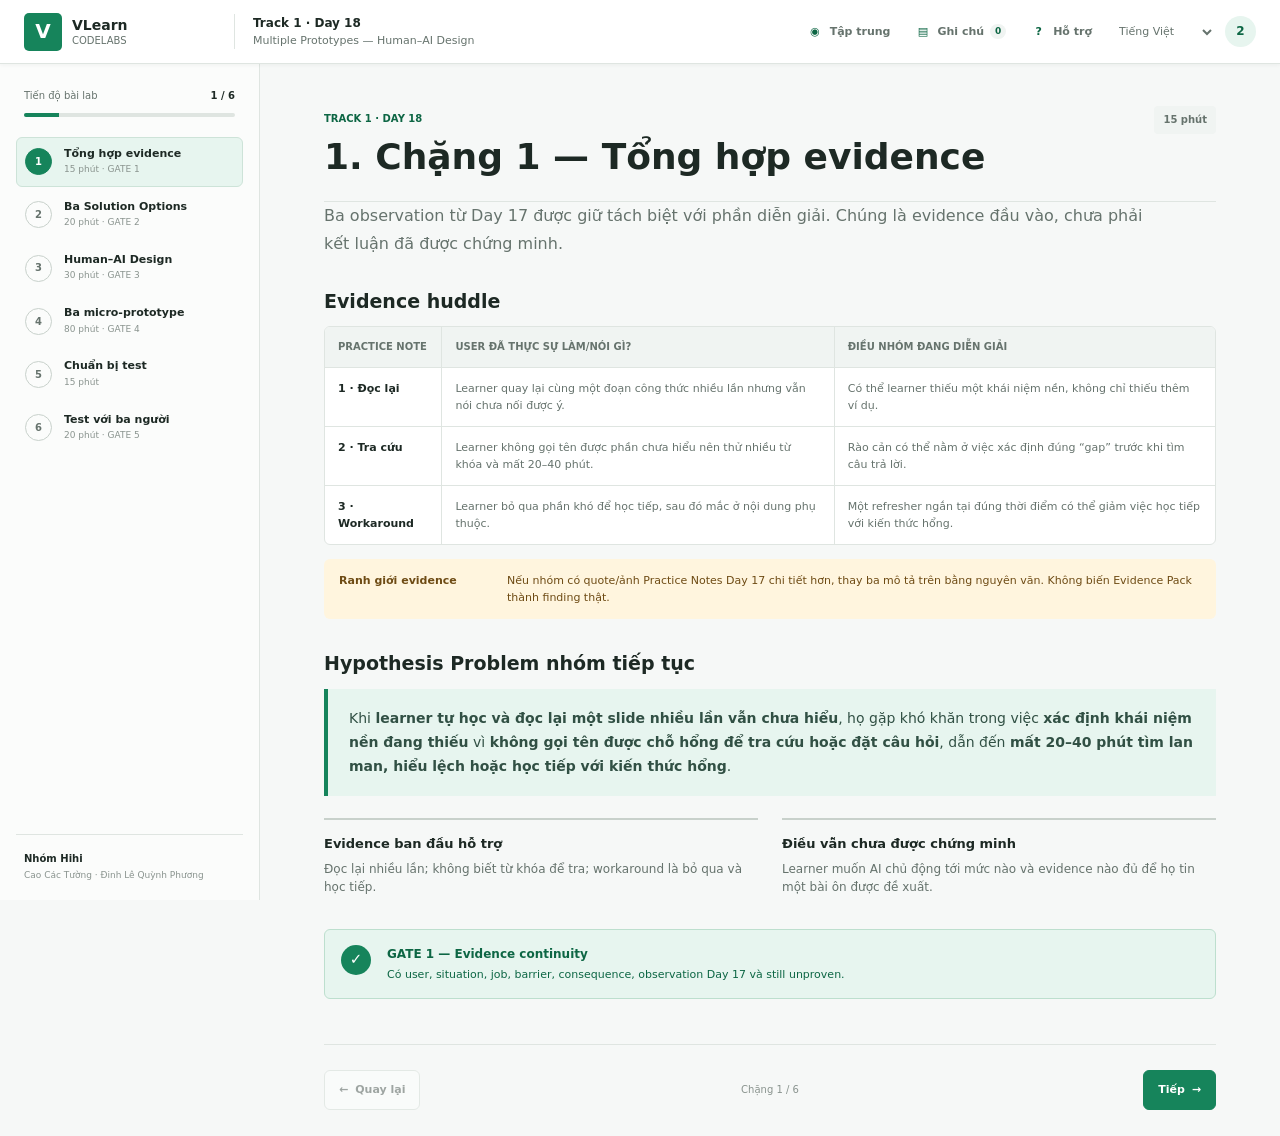
<file: index.html>
<!doctype html>
<html lang="vi">
<head>
  <meta charset="UTF-8">
  <meta name="viewport" content="width=device-width, initial-scale=1">
  <meta name="description" content="Track 1 Day 18 - Multiple Prototypes, Human-AI Design.">
  <title>Track 1 · Day 18 — VLearn Codelabs</title>
  <link rel="stylesheet" href="codelab.css">
</head>
<body>
  <a class="skip-link" href="#lab-content">Đi tới nội dung</a>

  <header class="vl-header">
    <a class="vl-brand" href="#stage-1" aria-label="VLearn Codelabs">
      <span class="vl-logo" aria-hidden="true">V</span>
      <span><strong>VLearn</strong><small>Codelabs</small></span>
    </a>
    <div class="lab-titlebar">
      <strong>Track 1 · Day 18</strong>
      <span>Multiple Prototypes — Human–AI Design</span>
    </div>
    <div class="header-tools">
      <button type="button" class="tool-button" id="focus-toggle" aria-pressed="false"><span aria-hidden="true">◉</span> Tập trung</button>
      <button type="button" class="tool-button" id="notes-toggle"><span aria-hidden="true">▤</span> Ghi chú <b id="note-count">0</b></button>
      <button type="button" class="tool-button" id="support-open"><span aria-hidden="true">?</span> Hỗ trợ</button>
      <label class="language-control"><span class="sr-only">Ngôn ngữ</span><select id="language-select" aria-label="Ngôn ngữ"><option>Tiếng Việt</option><option disabled>English</option></select></label>
      <span class="profile-badge" title="Hồ sơ 2A202601236">2</span>
    </div>
  </header>

  <div class="mobile-stage-control">
    <label for="mobile-stage">Nội dung</label>
    <select id="mobile-stage">
      <option value="1">1. Tổng hợp evidence</option>
      <option value="2">2. Chọn ba Solution Options</option>
      <option value="3">3. Human–AI Design pass</option>
      <option value="4">4. Build ba micro-prototype</option>
      <option value="5">5. Chuẩn bị test</option>
      <option value="6">6. Test với ba người</option>
    </select>
  </div>

  <div class="lab-layout">
    <aside class="stage-sidebar" aria-label="Các chặng của bài lab">
      <div class="course-meta"><span>Tiến độ bài lab</span><strong id="progress-label">1 / 6</strong></div>
      <div class="course-progress" aria-hidden="true"><span id="progress-fill"></span></div>
      <nav class="stage-nav">
        <button type="button" class="stage-link is-active" data-step="1"><span>1</span><span><strong>Tổng hợp evidence</strong><small>15 phút · GATE 1</small></span></button>
        <button type="button" class="stage-link" data-step="2"><span>2</span><span><strong>Ba Solution Options</strong><small>20 phút · GATE 2</small></span></button>
        <button type="button" class="stage-link" data-step="3"><span>3</span><span><strong>Human–AI Design</strong><small>30 phút · GATE 3</small></span></button>
        <button type="button" class="stage-link" data-step="4"><span>4</span><span><strong>Ba micro-prototype</strong><small>80 phút · GATE 4</small></span></button>
        <button type="button" class="stage-link" data-step="5"><span>5</span><span><strong>Chuẩn bị test</strong><small>15 phút</small></span></button>
        <button type="button" class="stage-link" data-step="6"><span>6</span><span><strong>Test với ba người</strong><small>20 phút · GATE 5</small></span></button>
      </nav>
      <div class="student-meta"><span>Nhóm Hihi</span><small>Cao Các Tường · Đinh Lê Quỳnh Phương</small></div>
    </aside>

    <main class="lab-main" id="lab-content">
      <article class="lab-stage is-visible" data-stage="1" aria-labelledby="stage-1-title">
        <header class="stage-header">
          <div><span class="track-label">Track 1 · Day 18</span><h1 id="stage-1-title">1. Chặng 1 — Tổng hợp evidence</h1></div>
          <span class="time-badge">15 phút</span>
        </header>
        <p class="stage-lead">Ba observation từ Day 17 được giữ tách biệt với phần diễn giải. Chúng là evidence đầu vào, chưa phải kết luận đã được chứng minh.</p>

        <h2>Evidence huddle</h2>
        <div class="table-scroll">
          <table>
            <thead><tr><th>Practice Note</th><th>User đã thực sự làm/nói gì?</th><th>Điều nhóm đang diễn giải</th></tr></thead>
            <tbody>
              <tr><td><strong>1 · Đọc lại</strong></td><td>Learner quay lại cùng một đoạn công thức nhiều lần nhưng vẫn nói chưa nối được ý.</td><td>Có thể learner thiếu một khái niệm nền, không chỉ thiếu thêm ví dụ.</td></tr>
              <tr><td><strong>2 · Tra cứu</strong></td><td>Learner không gọi tên được phần chưa hiểu nên thử nhiều từ khóa và mất 20–40 phút.</td><td>Rào cản có thể nằm ở việc xác định đúng “gap” trước khi tìm câu trả lời.</td></tr>
              <tr><td><strong>3 · Workaround</strong></td><td>Learner bỏ qua phần khó để học tiếp, sau đó mắc ở nội dung phụ thuộc.</td><td>Một refresher ngắn tại đúng thời điểm có thể giảm việc học tiếp với kiến thức hổng.</td></tr>
            </tbody>
          </table>
        </div>
        <div class="source-warning"><strong>Ranh giới evidence</strong><p>Nếu nhóm có quote/ảnh Practice Notes Day 17 chi tiết hơn, thay ba mô tả trên bằng nguyên văn. Không biến Evidence Pack thành finding thật.</p></div>

        <h2>Hypothesis Problem nhóm tiếp tục</h2>
        <blockquote>Khi <strong>learner tự học và đọc lại một slide nhiều lần vẫn chưa hiểu</strong>, họ gặp khó khăn trong việc <strong>xác định khái niệm nền đang thiếu</strong> vì <strong>không gọi tên được chỗ hổng để tra cứu hoặc đặt câu hỏi</strong>, dẫn đến <strong>mất 20–40 phút tìm lan man, hiểu lệch hoặc học tiếp với kiến thức hổng</strong>.</blockquote>
        <div class="two-column">
          <section><h3>Evidence ban đầu hỗ trợ</h3><p>Đọc lại nhiều lần; không biết từ khóa để tra; workaround là bỏ qua và học tiếp.</p></section>
          <section><h3>Điều vẫn chưa được chứng minh</h3><p>Learner muốn AI chủ động tới mức nào và evidence nào đủ để họ tin một bài ôn được đề xuất.</p></section>
        </div>
        <div class="gate gate-pass"><span aria-hidden="true">✓</span><div><strong>GATE 1 — Evidence continuity</strong><p>Có user, situation, job, barrier, consequence, observation Day 17 và still unproven.</p></div></div>
      </article>

      <article class="lab-stage" data-stage="2" aria-labelledby="stage-2-title" hidden>
        <header class="stage-header"><div><span class="track-label">Track 1 · Day 18</span><h1 id="stage-2-title">2. Chặng 2 — Chọn ba Solution Options</h1></div><span class="time-badge">20 phút</span></header>
        <p class="stage-lead">A/B/C cùng giải một Hypothesis Problem. Chúng khác nhau ở cơ chế và cách phân chia công việc giữa learner với AI, không chỉ khác màu hoặc wording.</p>
        <h2>Những thứ giữ nguyên</h2>
        <div class="table-scroll"><table class="compact-table"><thead><tr><th>Thành phần</th><th>Quyết định chung cho A/B/C</th></tr></thead><tbody>
          <tr><td>Target user</td><td>Learner tự học bằng slide trong khóa online.</td></tr><tr><td>Situation</td><td>Đọc lại công thức Gradient Descent ba lần nhưng chưa biết thiếu kiến thức nền nào.</td></tr><tr><td>Task</td><td>Tìm đúng kiến thức cần ôn và quyết định bước tiếp theo.</td></tr><tr><td>Desired outcome</td><td>Xác định gap, xem bài ôn ngắn và quay lại đúng Slide 04.</td></tr><tr><td>Content/data fixture</td><td>Cùng slide, loss curve, công thức, concept map và thư viện refresher.</td></tr>
        </tbody></table></div>
        <h2>Ba cách giải</h2>
        <div class="table-scroll"><table><thead><tr><th>Thành phần</th><th>Option A · AI hỏi trước</th><th>Option B · AI chủ động</th><th>Option C · Bạn dẫn dắt</th></tr></thead><tbody>
          <tr><td>Solution mechanism</td><td>Checkpoint tự báo cáo có cấu trúc.</td><td>Suy luận từ tín hiệu đọc trong phiên.</td><td>User khoanh vùng công thức + trả lời làm rõ.</td></tr>
          <tr><td>User làm gì?</td><td>Chọn điều gần nhất với chỗ chưa rõ.</td><td>Đọc evidence, duyệt, sửa, ẩn hoặc tắt quan sát.</td><td>Chọn một phần công thức và xác nhận cách hiểu.</td></tr>
          <tr><td>AI làm gì?</td><td>Hỏi rồi ánh xạ câu trả lời vào concept map.</td><td>Đưa giả thuyết 68% và chờ user quyết định.</td><td>Chỉ phân tích phạm vi user chọn rồi tóm tắt.</td></tr>
          <tr><td>Trigger</td><td>User bắt đầu checkpoint.</td><td>Dừng 52 giây + quay lại ký hiệu ba lần.</td><td>User chọn “phần chưa hiểu”.</td></tr>
          <tr><td>Trade-off</td><td>Evidence trực tiếp nhưng gây gián đoạn.</td><td>Ít effort nhưng có rủi ro đoán sai/privacy.</td><td>Nhiều control nhưng đòi user biết bắt đầu từ đâu.</td></tr>
        </tbody></table></div>
        <div class="agency-spectrum" aria-label="Phổ phân chia quyền chủ động"><span><b>C</b>User initiates</span><i></i><span><b>A</b>AI asks</span><i></i><span><b>B</b>AI initiates</span></div>
        <h2>Distance check</h2>
        <ol class="distance-list"><li><b>A khác B</b> vì A lấy evidence từ câu trả lời trực tiếp; B suy luận từ hành vi đọc.</li><li><b>B khác C</b> vì B chủ động khởi tạo; C chỉ bắt đầu khi user chọn phạm vi.</li><li><b>A khác C</b> vì A định hình câu hỏi; C để learner chọn phần công thức trước.</li></ol>
        <div class="gate gate-pass"><span aria-hidden="true">✓</span><div><strong>GATE 2 — Meaningful options</strong><p>Cùng task và outcome; khác nhau có ý nghĩa ở mechanism và agency.</p></div></div>
      </article>

      <article class="lab-stage" data-stage="3" aria-labelledby="stage-3-title" hidden>
        <header class="stage-header"><div><span class="track-label">Track 1 · Day 18</span><h1 id="stage-3-title">3. Chặng 3 — Human–AI Design pass</h1></div><span class="time-badge">30 phút</span></header>
        <p class="stage-lead">Chỉ review critical interaction cần test. Mỗi option làm rõ expectation, role, evidence/uncertainty và control/recovery ngay tại thời điểm quyết định.</p>
        <div class="decision-principles">
          <section><span>01</span><h3>Expectation</h3><p>AI nói trước sẽ làm gì, dùng dữ liệu nào và giới hạn ở concept map Chương 3.</p></section>
          <section><span>02</span><h3>Role & Agency</h3><p>A hỏi trước; B chỉ gợi ý; C chờ user khởi tạo và xác nhận.</p></section>
          <section><span>03</span><h3>Evidence & Uncertainty</h3><p>Evidence trực tiếp, tín hiệu 68%, hoặc phần user chọn + câu trả lời làm rõ.</p></section>
          <section><span>04</span><h3>Control & Recovery</h3><p>Chọn lại, sửa gợi ý, tắt quan sát, bỏ qua, đóng preview và reset.</p></section>
        </div>
        <h2>Human–AI Decision Table</h2>
        <div class="table-scroll"><table><thead><tr><th>Human–AI decision</th><th>Option A</th><th>Option B</th><th>Option C</th></tr></thead><tbody>
          <tr><td>User làm gì? AI làm gì?</td><td>User tự báo cáo; AI hỏi và đề xuất.</td><td>AI quan sát trong phiên; user duyệt hoặc sửa.</td><td>User chọn phạm vi; AI hỏi một câu; user xác nhận.</td></tr>
          <tr><td>Act / Ask / Don't Act?</td><td><b>Ask</b> trước khi đề xuất.</td><td><b>Suggest & wait</b>, không tự mở.</td><td><b>Don't act → Ask → Wait.</b></td></tr>
          <tr><td>Capability/limit</td><td>Chỉ dùng concept map, không đoán từ hành vi.</td><td>Không ghi âm/dùng dữ liệu ngoài màn hình.</td><td>Chỉ phân tích phạm vi user chọn.</td></tr>
          <tr><td>Evidence/uncertainty</td><td>Trích lựa chọn; mức chắc chắn cao.</td><td>52 giây, ba lần quay lại; 68%.</td><td>Trích lựa chọn + câu trả lời; chờ xác nhận.</td></tr>
          <tr><td>Control/recovery</td><td>Chọn lại, bỏ qua, preview, reset.</td><td>Sửa, ẩn/khôi phục, tắt quan sát, reset.</td><td>Sửa phạm vi, trả lời lại, bỏ qua, reset.</td></tr>
        </tbody></table></div>
        <div class="info-callout"><strong>Feedback & data check</strong><p>Option B chỉ quan sát trong phiên hiện tại. Tắt toggle dừng dùng tín hiệu đọc; “Không đúng” chỉ sửa đề xuất hiện tại, không được tuyên bố là huấn luyện cho lần sau.</p></div>
        <div class="gate gate-pass"><span aria-hidden="true">✓</span><div><strong>GATE 3 — Human control</strong><p>Agency phù hợp hậu quả khi sai; mỗi option có đường kiểm soát và phục hồi.</p></div></div>
      </article>

      <article class="lab-stage stage-prototype" data-stage="4" aria-labelledby="stage-4-title" hidden>
        <header class="stage-header"><div><span class="track-label">Track 1 · Day 18</span><h1 id="stage-4-title">4. Chặng 4 — Build ba micro-prototype</h1></div><span class="time-badge">80 phút</span></header>
        <p class="stage-lead">Ba option dùng chung khoảng 70% context, task, content fixture và visual style. Chỉ critical interaction thay đổi rõ.</p>
        <div class="flow-diagram" aria-label="Common context tới critical interaction tới result"><span>COMMON CONTEXT<small>Slide 04 · cùng task</small></span><b aria-hidden="true">→</b><span>CRITICAL INTERACTION<small>A / B / C khác cơ chế</small></span><b aria-hidden="true">→</b><span>USER DECISION<small>Preview · sửa · bỏ qua</small></span></div>
        <div class="prototype-actions"><a class="primary-link" href="prototype.html" target="_blank" rel="noopener">Mở prototype cho tester ↗</a><a class="secondary-link" href="prototype.html?facilitator=1" target="_blank" rel="noopener">Mở annotation cho facilitator ↗</a></div>
        <div class="prototype-frame"><iframe src="prototype.html" title="Prototype A/B/C cho tester" loading="lazy"></iframe></div>
        <h2>Prototype annotation — ngoài frame tester</h2>
        <div class="annotation-list">
          <section><b>OPTION A</b><p><strong>Expect:</strong> bắt đầu checkpoint, chọn cách hiểu, cân nhắc result.</p><p><strong>Watch:</strong> evidence có được đọc và learner có chọn lại không.</p><p><strong>Do not explain:</strong> lựa chọn nào dẫn tới concept nào.</p></section>
          <section><b>OPTION B</b><p><strong>Expect:</strong> xem proactive card và quyết định mở/sửa/ẩn.</p><p><strong>Watch:</strong> 68% và quyền tắt quan sát có được chú ý không.</p><p><strong>Do not explain:</strong> vì sao 68% là chưa chắc.</p></section>
          <section><b>OPTION C</b><p><strong>Expect:</strong> chọn vùng công thức và trả lời làm rõ.</p><p><strong>Watch:</strong> learner bắt đầu từ đâu và có sửa phạm vi không.</p><p><strong>Do not explain:</strong> không chỉ phần đạo hàm riêng.</p></section>
        </div>
        <div class="gate gate-pass"><span aria-hidden="true">✓</span><div><strong>GATE 4 — Test-ready</strong><p>Tester tự thao tác A/B/C, cùng task, có evidence, recovery và reset về common context.</p></div></div>
      </article>

      <article class="lab-stage" data-stage="5" aria-labelledby="stage-5-title" hidden>
        <header class="stage-header"><div><span class="track-label">Track 1 · Day 18</span><h1 id="stage-5-title">5. Chặng 5 — Chuẩn bị test</h1></div><span class="time-badge">15 phút</span></header>
        <h2>Chốt context và task</h2>
        <div class="script-block"><span>Relevant context · tối đa 2 phút</span><blockquote>“Gần đây bạn có từng đọc lại một công thức nhiều lần mà vẫn chưa biết mình đang thiếu kiến thức nền nào không?”</blockquote></div>
        <div class="script-block"><span>Outcome task · dùng nguyên văn cho A/B/C</span><blockquote>“Trong tình huống này, hãy dùng từng phương án để tìm đúng kiến thức cần ôn và quyết định bước tiếp theo.”</blockquote></div>
        <h2>Observation focus</h2>
        <div class="observation-grid"><span>First action</span><span>Hesitation</span><span>Evidence read / ignored</span><span>Correction / recovery</span><span>Option + trade-off</span></div>
        <h2>Luật facilitation</h2>
        <ol class="rule-list"><li>Tester tự điều khiển prototype.</li><li>Dùng cùng một task cho A/B/C.</li><li>Không narrate hoặc giải thích icon.</li><li>Không lấp im lặng.</li><li>Không hỏi “Bạn có thích không?”.</li><li>Khi tester hỏi cách hoạt động, hỏi lại: “Theo bạn, nó nên hoạt động như thế nào?”</li></ol>
        <div class="rescue-lines"><strong>Ba câu cứu hộ</strong><p>“Bạn cứ nói to suy nghĩ của mình nhé.”</p><p>“Bạn sẽ làm gì tiếp theo?”</p><p>“Theo bạn, nó nên hoạt động như thế nào?”</p></div>
        <div class="gate gate-ready"><span aria-hidden="true">→</span><div><strong>Sẵn sàng chạy test</strong><p>Context, outcome task, observation focus và facilitation rules đã được chuẩn hóa.</p></div></div>
      </article>

      <article class="lab-stage" data-stage="6" aria-labelledby="stage-6-title" hidden>
        <header class="stage-header"><div><span class="track-label">Track 1 · Day 18</span><h1 id="stage-6-title">6. Chặng 6 — Test với ba người</h1></div><span class="time-badge">20 phút / tester</span></header>
        <p class="stage-lead">Không điền giả observation. Mỗi Feedback Note phải đến từ một tester khác nhóm; dữ liệu nhập ở đây được lưu cục bộ trong trình duyệt.</p>
        <h2>Timeline</h2>
        <div class="timeline"><span><b>0–2'</b>Comfort + context</span><span><b>2–14'</b>A / B / C</span><span><b>14–18'</b>Compare</span><span><b>18–20'</b>Feedback Note</span></div>
        <div class="feedback-tabs" role="tablist" aria-label="Ba Feedback Notes"><button type="button" class="is-active" data-feedback-tab="1" role="tab">Feedback 1</button><button type="button" data-feedback-tab="2" role="tab">Feedback 2</button><button type="button" data-feedback-tab="3" role="tab">Feedback 3</button><button type="button" data-feedback-tab="synthesis" role="tab">Group synthesis</button></div>
        <section class="feedback-panel is-visible" data-feedback-panel="1"></section>
        <section class="feedback-panel" data-feedback-panel="2" hidden></section>
        <section class="feedback-panel" data-feedback-panel="3" hidden></section>
        <section class="feedback-panel" data-feedback-panel="synthesis" hidden>
          <div class="form-heading"><div><span>GROUP FEEDBACK SYNTHESIS</span><h2>Pattern, Next Change và Still Unproven</h2></div><span class="draft-badge">Chưa chốt</span></div>
          <div class="table-scroll synthesis-table"><table><thead><tr><th>Nội dung</th><th>Feedback 1</th><th>Feedback 2</th><th>Feedback 3</th><th>Pattern / khác biệt</th></tr></thead><tbody>
            <tr><td>First action</td><td><span data-synthesis-source="f1-first">—</span></td><td><span data-synthesis-source="f2-first">—</span></td><td><span data-synthesis-source="f3-first">—</span></td><td><textarea data-persist="matrix-first" rows="2"></textarea></td></tr>
            <tr><td>Breakdown chính</td><td><span data-synthesis-source="f1-breakdown">—</span></td><td><span data-synthesis-source="f2-breakdown">—</span></td><td><span data-synthesis-source="f3-breakdown">—</span></td><td><textarea data-persist="matrix-breakdown" rows="2"></textarea></td></tr>
            <tr><td>Cách lấy lại control</td><td><span data-synthesis-source="f1-control">—</span></td><td><span data-synthesis-source="f2-control">—</span></td><td><span data-synthesis-source="f3-control">—</span></td><td><textarea data-persist="matrix-control" rows="2"></textarea></td></tr>
            <tr><td>Option được chọn</td><td><span data-synthesis-source="f1-option">—</span></td><td><span data-synthesis-source="f2-option">—</span></td><td><span data-synthesis-source="f3-option">—</span></td><td><textarea data-persist="matrix-option" rows="2"></textarea></td></tr>
            <tr><td>Trade-off</td><td><span data-synthesis-source="f1-tradeoff">—</span></td><td><span data-synthesis-source="f2-tradeoff">—</span></td><td><span data-synthesis-source="f3-tradeoff">—</span></td><td><textarea data-persist="matrix-tradeoff" rows="2"></textarea></td></tr>
          </tbody></table></div>
          <div class="field-grid two"><label>Pattern hoặc khác biệt<textarea data-persist="synthesis-pattern" rows="4" placeholder="Điểm lặp lại hoặc khác biệt giữa ba tester..."></textarea></label><label>Một Next Change nhóm chốt<textarea data-persist="synthesis-change" rows="4" placeholder="Giữ, sửa, kết hợp hay bỏ option nào..."></textarea></label></div>
          <label>Evidence nào dẫn tới quyết định?<textarea data-persist="synthesis-evidence" rows="3"></textarea></label>
          <label>Still Unproven sau ba feedback<textarea data-persist="synthesis-unproven" rows="3"></textarea></label>
        </section>
        <div class="gate gate-pending" id="gate-5-status"><span aria-hidden="true">!</span><div><strong>GATE 5 — Learning, not praise</strong><p>Cần đủ ba Feedback Notes, một pattern/khác biệt, một Next Change và một Still Unproven. “Ba tester thích B” chưa đủ.</p></div></div>
      </article>

      <footer class="lab-footer">
        <button type="button" id="previous-step" class="nav-button secondary" disabled><span aria-hidden="true">←</span> Quay lại</button>
        <span id="step-indicator">Chặng 1 / 6</span>
        <button type="button" id="next-step" class="nav-button primary">Tiếp <span aria-hidden="true">→</span></button>
      </footer>
    </main>
  </div>

  <aside class="notes-drawer" id="notes-drawer" aria-labelledby="notes-title" hidden>
    <header><div><span>Ghi chú cá nhân</span><h2 id="notes-title">Day 18</h2></div><button type="button" id="notes-close" aria-label="Đóng ghi chú">×</button></header>
    <textarea id="personal-notes" data-persist="personal-notes" placeholder="Ghi observation, câu hỏi hoặc điều cần kiểm tra..."></textarea>
    <p>Ghi chú được lưu trên trình duyệt này.</p>
  </aside>

  <dialog id="support-dialog" class="support-dialog">
    <header><div><span>Hỗ trợ</span><h2>Facilitation quick reference</h2></div><button type="button" id="support-close" aria-label="Đóng hỗ trợ">×</button></header>
    <p>Không hướng dẫn tester thao tác. Khi họ hỏi, dùng một trong ba câu cứu hộ:</p>
    <ul><li>“Bạn cứ nói to suy nghĩ của mình nhé.”</li><li>“Bạn sẽ làm gì tiếp theo?”</li><li>“Theo bạn, nó nên hoạt động như thế nào?”</li></ul>
    <a href="prototype.html?facilitator=1" target="_blank" rel="noopener">Mở facilitator annotation ↗</a>
  </dialog>

  <div class="save-status" id="save-status" role="status" aria-live="polite" hidden>Đã lưu</div>
  <script src="codelab.js"></script>
</body>
</html>
</file>
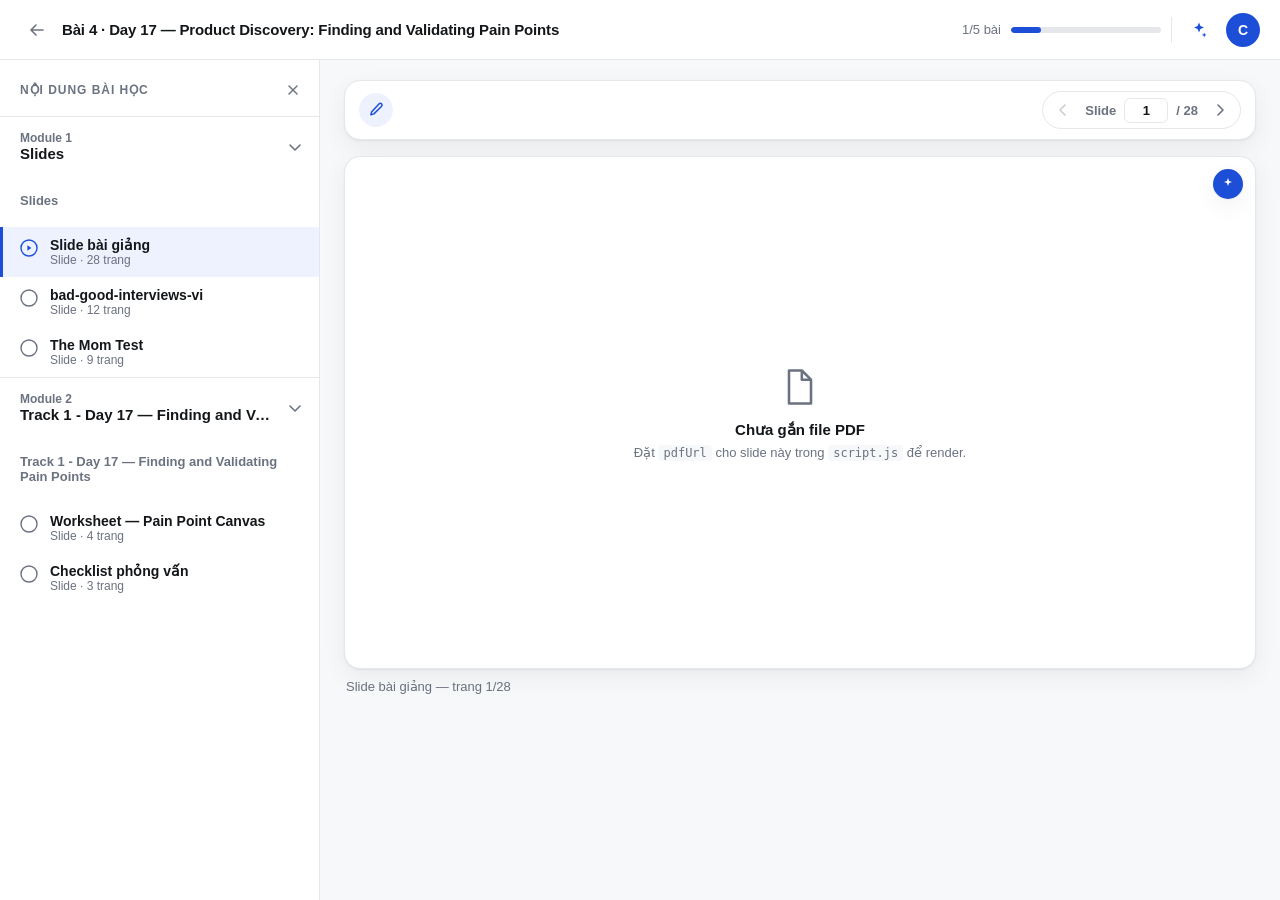
<file: base-interface/index.html>
<!DOCTYPE html>
<html lang="vi">
<head>
    <meta charset="UTF-8">
    <meta name="viewport" content="width=device-width, initial-scale=1.0">
    <title>Base Interface — Slide Viewer</title>
    <link rel="stylesheet" href="style.css">
</head>
<body>
    <!-- ==================== HEADER ==================== -->
    <header class="header">
        <!-- Component 1: back + title bài -->
        <div class="header-left">
            <button class="icon-btn" id="backBtn" aria-label="Quay lại">
                <svg width="20" height="20" viewBox="0 0 20 20" fill="none" aria-hidden="true">
                    <path d="M16 10H4m0 0 5-5m-5 5 5 5" stroke="currentColor" stroke-width="1.6" stroke-linecap="round" stroke-linejoin="round"/>
                </svg>
            </button>
            <button class="icon-btn sidebar-reopen" id="sidebarReopenBtn" aria-label="Mở mục lục" hidden>
                <svg width="20" height="20" viewBox="0 0 20 20" fill="none" aria-hidden="true">
                    <path d="M3 5h14M3 10h14M3 15h14" stroke="currentColor" stroke-width="1.6" stroke-linecap="round"/>
                </svg>
            </button>
            <h1 class="lesson-title" id="lessonTitle">Bài 4 · Day 17 — Product Discovery: Finding and Validating Pain Points</h1>
        </div>

        <div class="header-right">
            <!-- Component 2: thanh tiến trình -->
            <div class="progress" id="progress">
                <span class="progress-label" id="progressLabel">0/10 bài</span>
                <div class="progress-track" role="progressbar" aria-valuemin="0" aria-valuemax="100" aria-valuenow="0" id="progressBar">
                    <div class="progress-fill"></div>
                </div>
            </div>

            <span class="header-divider" aria-hidden="true"></span>

            <!-- Component 3: chatbot + user -->
            <button class="icon-btn accent" id="chatbotBtn" aria-label="Mở trợ lý AI">
                <svg width="20" height="20" viewBox="0 0 20 20" fill="none" aria-hidden="true">
                    <path d="M10 2.5l1.4 3.6L15 7.5l-3.6 1.4L10 12.5 8.6 8.9 5 7.5l3.6-1.4L10 2.5Z" fill="currentColor"/>
                    <path d="M15.2 12.4l.7 1.8 1.8.7-1.8.7-.7 1.8-.7-1.8-1.8-.7 1.8-.7.7-1.8Z" fill="currentColor"/>
                </svg>
            </button>
            <button class="avatar" id="userBtn" aria-label="Tài khoản: Cao Các Tường">C</button>
        </div>
    </header>

    <div class="workspace" id="workspace">
        <!-- ==================== LEFT PANEL — đề mục slide ==================== -->
        <aside class="sidebar" id="sidebar" aria-label="Mục lục bài học">
            <div class="sidebar-head">
                <h2 class="sidebar-title">Nội dung bài học</h2>
                <button class="icon-btn sm" id="sidebarCloseBtn" aria-label="Đóng mục lục">
                    <svg width="18" height="18" viewBox="0 0 18 18" fill="none" aria-hidden="true">
                        <path d="M4.5 4.5l9 9m0-9-9 9" stroke="currentColor" stroke-width="1.6" stroke-linecap="round"/>
                    </svg>
                </button>
            </div>
            <nav class="outline" id="outline"><!-- render bởi script.js --></nav>
        </aside>
        <div class="sidebar-backdrop" id="sidebarBackdrop" hidden></div>

        <!-- ==================== RIGHT PANEL — render slide ==================== -->
        <main class="viewer">
            <div class="viewer-toolbar">
                <button class="icon-btn accent round" id="noteBtn" aria-label="Ghi chú">
                    <svg width="18" height="18" viewBox="0 0 18 18" fill="none" aria-hidden="true">
                        <path d="M12.2 2.8a1.7 1.7 0 0 1 2.4 2.4L6.9 12.9l-3 .8.8-3 7.5-7.9Z" stroke="currentColor" stroke-width="1.5" stroke-linecap="round" stroke-linejoin="round"/>
                    </svg>
                </button>

                <div class="pager">
                    <button class="pager-btn" id="prevBtn" aria-label="Slide trước">
                        <svg width="16" height="16" viewBox="0 0 16 16" fill="none" aria-hidden="true">
                            <path d="M10 3 5 8l5 5" stroke="currentColor" stroke-width="1.6" stroke-linecap="round" stroke-linejoin="round"/>
                        </svg>
                    </button>
                    <label class="pager-label" for="pageInput">Slide</label>
                    <input class="pager-input" id="pageInput" type="text" inputmode="numeric" value="1" aria-label="Số trang slide">
                    <span class="pager-total">/ <span id="pageTotal">1</span></span>
                    <button class="pager-btn" id="nextBtn" aria-label="Slide sau">
                        <svg width="16" height="16" viewBox="0 0 16 16" fill="none" aria-hidden="true">
                            <path d="M6 3l5 5-5 5" stroke="currentColor" stroke-width="1.6" stroke-linecap="round" stroke-linejoin="round"/>
                        </svg>
                    </button>
                </div>
            </div>

            <div class="stage-wrap">
                <div class="stage" id="stage">
                    <button class="stage-ai" id="stageAiBtn" aria-label="Hỏi AI về slide này">
                        <svg width="16" height="16" viewBox="0 0 20 20" fill="none" aria-hidden="true">
                            <path d="M10 2.5l1.4 3.6L15 7.5l-3.6 1.4L10 12.5 8.6 8.9 5 7.5l3.6-1.4L10 2.5Z" fill="currentColor"/>
                        </svg>
                    </button>

                    <iframe class="slide-frame" id="slideFrame" title="Nội dung slide" hidden></iframe>

                    <div class="stage-empty" id="stageEmpty">
                        <svg width="44" height="44" viewBox="0 0 24 24" fill="none" aria-hidden="true">
                            <path d="M6 3h7l5 5v13H6V3Z" stroke="currentColor" stroke-width="1.4" stroke-linejoin="round"/>
                            <path d="M13 3v5h5" stroke="currentColor" stroke-width="1.4" stroke-linejoin="round"/>
                        </svg>
                        <p class="stage-empty-title">Chưa gắn file PDF</p>
                        <p class="stage-empty-hint">Đặt <code>pdfUrl</code> cho slide này trong <code>script.js</code> để render.</p>
                    </div>
                </div>
                <p class="stage-caption" id="stageCaption"></p>
            </div>
        </main>
    </div>

    <script src="script.js"></script>
</body>
</html>
</file>
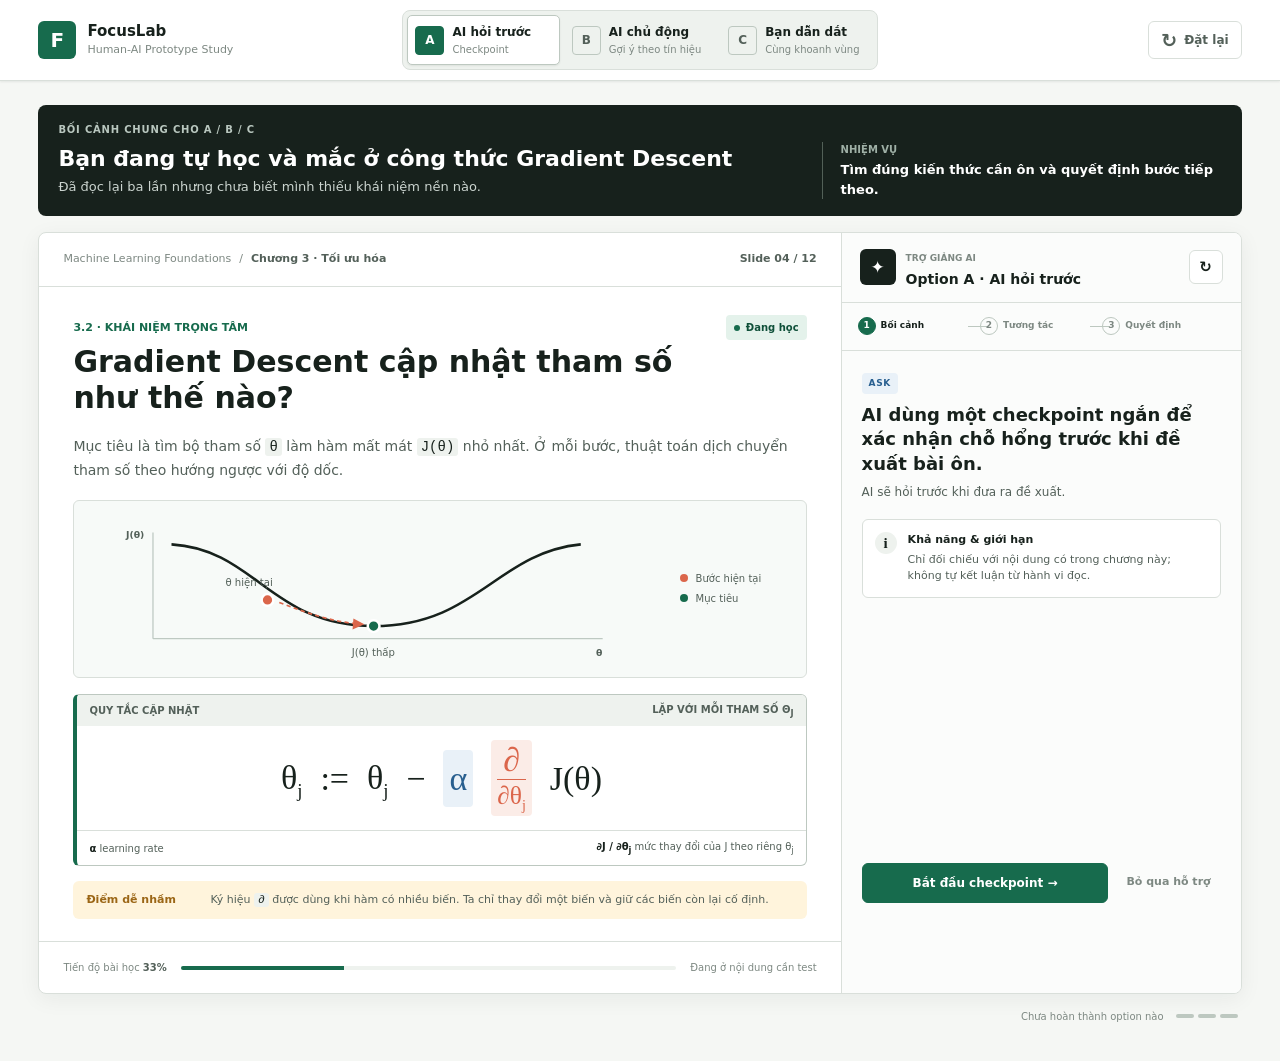
<file: prototype.html>
<!doctype html>
<html lang="vi">
<head>
  <meta charset="UTF-8">
  <meta name="viewport" content="width=device-width, initial-scale=1">
  <meta name="description" content="Ba micro-prototype Human-AI Design cho trải nghiệm chẩn đoán kiến thức nền.">
  <title>FocusLab - Human-AI Micro-Prototypes</title>
  <link rel="stylesheet" href="style.css">
</head>
<body>
  <a class="skip-link" href="#prototype">Bỏ qua điều hướng</a>
  <header class="topbar">
    <div class="brand" aria-label="FocusLab">
      <span class="brand-mark" aria-hidden="true">F</span>
      <span><strong>FocusLab</strong><small>Human-AI Prototype Study</small></span>
    </div>
    <nav class="option-tabs" aria-label="Chọn phương án prototype">
      <button class="option-tab is-active" type="button" data-option="A" aria-pressed="true"><span class="option-letter">A</span><span><strong>AI hỏi trước</strong><small>Checkpoint</small></span><span class="tab-complete" aria-hidden="true">✓</span></button>
      <button class="option-tab" type="button" data-option="B" aria-pressed="false"><span class="option-letter">B</span><span><strong>AI chủ động</strong><small>Gợi ý theo tín hiệu</small></span><span class="tab-complete" aria-hidden="true">✓</span></button>
      <button class="option-tab" type="button" data-option="C" aria-pressed="false"><span class="option-letter">C</span><span><strong>Bạn dẫn dắt</strong><small>Cùng khoanh vùng</small></span><span class="tab-complete" aria-hidden="true">✓</span></button>
    </nav>
    <button class="icon-command" id="reset-all" type="button" title="Đặt lại toàn bộ prototype"><span aria-hidden="true">↻</span><span>Đặt lại</span></button>
  </header>

  <div class="prototype-shell" id="prototype">
    <section class="task-strip" aria-labelledby="task-title">
      <div class="task-kicker">Bối cảnh chung cho A / B / C</div>
      <div class="task-copy">
        <div><h1 id="task-title">Bạn đang tự học và mắc ở công thức Gradient Descent</h1><p>Đã đọc lại ba lần nhưng chưa biết mình thiếu khái niệm nền nào.</p></div>
        <div class="task-outcome"><span>Nhiệm vụ</span><strong>Tìm đúng kiến thức cần ôn và quyết định bước tiếp theo.</strong></div>
      </div>
    </section>

    <main class="workspace">
      <section class="lesson-panel" aria-labelledby="lesson-title">
        <div class="lesson-toolbar">
          <div class="breadcrumb"><span>Machine Learning Foundations</span><span aria-hidden="true">/</span><strong>Chương 3 · Tối ưu hóa</strong></div>
          <div class="slide-nav" aria-label="Vị trí slide"><span id="slide-count">Slide 04 / 12</span></div>
        </div>
        <article class="lesson-content">
          <div class="lesson-heading">
            <div><span class="chapter-label">3.2 · Khái niệm trọng tâm</span><h2 id="lesson-title">Gradient Descent cập nhật tham số như thế nào?</h2></div>
            <span class="reading-chip"><span aria-hidden="true"></span> Đang học</span>
          </div>
          <p class="lesson-lead">Mục tiêu là tìm bộ tham số <code>θ</code> làm hàm mất mát <code>J(θ)</code> nhỏ nhất. Ở mỗi bước, thuật toán dịch chuyển tham số theo hướng ngược với độ dốc.</p>
          <div class="learning-visual" aria-label="Minh họa một bước Gradient Descent trên đường cong hàm mất mát">
            <svg viewBox="0 0 620 190" role="img" aria-labelledby="curve-title curve-desc">
              <title id="curve-title">Đường cong hàm mất mát</title><desc id="curve-desc">Tham số theta dịch chuyển từ điểm hiện tại xuống gần điểm có mất mát thấp nhất.</desc>
              <line x1="48" y1="154" x2="582" y2="154" class="axis-line"/><line x1="48" y1="154" x2="48" y2="28" class="axis-line"/>
              <path d="M70 42 C170 48 188 139 310 139 C432 139 456 52 556 42" class="loss-curve"/><circle cx="184" cy="108" r="7" class="point-current"/><circle cx="310" cy="139" r="7" class="point-target"/>
              <path d="M198 111 C232 124 259 133 287 136" class="move-arrow"/><polygon points="286,130 299,137 285,143" class="move-head"/>
              <text x="134" y="91" class="chart-label">θ hiện tại</text><text x="284" y="174" class="chart-label">J(θ) thấp</text><text x="16" y="34" class="axis-label">J(θ)</text><text x="574" y="174" class="axis-label">θ</text>
            </svg>
            <div class="visual-caption"><span class="legend-dot current"></span> Bước hiện tại <span class="legend-dot target"></span> Mục tiêu</div>
          </div>
          <div class="formula-block" id="formula-block">
            <div class="formula-meta"><span>Quy tắc cập nhật</span><span>lặp với mỗi tham số θ<sub>j</sub></span></div>
            <div class="formula" aria-label="theta j bằng theta j trừ alpha nhân đạo hàm riêng của J theo theta j"><span>θ<sub>j</sub></span><span>:=</span><span>θ<sub>j</sub></span><span>−</span><span class="formula-term alpha-term">α</span><span class="fraction formula-term partial-term"><span>∂</span><span>∂θ<sub>j</sub></span></span><span>J(θ)</span></div>
            <div class="formula-key"><span><b>α</b> learning rate</span><span><b>∂J / ∂θ<sub>j</sub></b> mức thay đổi của J theo riêng θ<sub>j</sub></span></div>
          </div>
          <div class="lesson-note"><strong>Điểm dễ nhầm</strong><p>Ký hiệu <code>∂</code> được dùng khi hàm có nhiều biến. Ta chỉ thay đổi một biến và giữ các biến còn lại cố định.</p></div>
        </article>
        <footer class="lesson-footer"><span>Tiến độ bài học <strong>33%</strong></span><div class="progress-track" aria-label="Tiến độ bài học 33 phần trăm"><span></span></div><span>Đang ở nội dung cần test</span></footer>
      </section>

      <aside class="ai-panel" aria-labelledby="panel-title">
        <div class="panel-topline"><div class="ai-identity"><span class="ai-mark" aria-hidden="true">✦</span><div><span>Trợ giảng AI</span><h2 id="panel-title">Option A · AI hỏi trước</h2></div></div><button class="square-button" id="reset-option" type="button" title="Làm lại option này" aria-label="Làm lại option này">↻</button></div>
        <ol class="stage-track" aria-label="Tiến trình option"><li class="is-current" data-stage="0"><span>1</span> Bối cảnh</li><li data-stage="1"><span>2</span> Tương tác</li><li data-stage="2"><span>3</span> Quyết định</li></ol>
        <div class="panel-content" id="panel-content"></div>
      </aside>
    </main>
    <div class="study-progress" aria-live="polite"><span id="study-progress-text">Chưa hoàn thành option nào</span><div class="study-dots" aria-hidden="true"><span data-dot="A"></span><span data-dot="B"></span><span data-dot="C"></span></div></div>
  </div>

  <section class="facilitator-notes" id="facilitator-notes" aria-labelledby="facilitator-title">
    <div class="facilitator-heading"><div><span class="facilitator-kicker">Ngoài prototype frame · Không cho tester xem</span><h2 id="facilitator-title">Prototype annotation</h2></div><span id="facilitator-option">OPTION A</span></div>
    <div class="annotation-grid"><article><strong>We expect the tester to</strong><p id="annotation-expect"></p></article><article><strong>Watch for</strong><p id="annotation-watch"></p></article><article><strong>Do not explain</strong><p id="annotation-dont"></p></article></div>
    <details><summary>Task test và observation focus</summary><div class="facilitator-protocol"><p><b>Relevant context:</b> “Gần đây bạn có từng đọc lại một công thức nhiều lần mà vẫn chưa biết mình đang thiếu kiến thức nền nào không?”</p><p><b>Outcome task:</b> “Trong tình huống này, hãy dùng từng phương án để tìm đúng kiến thức cần ôn và quyết định bước tiếp theo.”</p><p><b>Quan sát:</b> first action · hesitation · evidence read/ignored · correction/recovery · option được chọn và trade-off.</p></div></details>
  </section>

  <div class="modal-backdrop" id="refresher-modal" hidden>
    <section class="refresher-modal" role="dialog" aria-modal="true" aria-labelledby="refresher-title">
      <header class="modal-header"><div><span class="modal-kicker">Xem trước · Bài ôn 2 phút</span><h2 id="refresher-title">Đạo hàm riêng</h2></div><button class="square-button" id="close-modal" type="button" aria-label="Đóng bài ôn" title="Đóng">×</button></header>
      <div class="modal-body" id="refresher-body"></div>
      <footer class="modal-actions"><button class="secondary-button" id="back-to-decision" type="button">Quay lại quyết định</button><button class="primary-button" id="complete-refresher" type="button">Đã hiểu · Quay lại slide</button></footer>
    </section>
  </div>
  <div class="toast" id="toast" role="status" aria-live="polite" hidden></div>
  <script src="app.js"></script>
</body>
</html>
</file>
<file: codelab.css>
:root {
  --ink: #1d2924;
  --muted: #66736d;
  --faint: #89938e;
  --line: #dfe5e1;
  --line-strong: #c8d1cb;
  --canvas: #f6f8f7;
  --surface: #ffffff;
  --surface-soft: #f0f4f2;
  --green: #16845b;
  --green-dark: #0d6644;
  --green-pale: #e7f5ef;
  --blue: #296ca8;
  --blue-pale: #eaf3fb;
  --amber: #9a6512;
  --amber-pale: #fff5de;
  --red: #b74d3d;
  --red-pale: #fbece8;
  --radius: 6px;
  --shadow: 0 12px 34px rgba(29, 41, 36, .1);
  --font: Inter, ui-sans-serif, system-ui, -apple-system, BlinkMacSystemFont, "Segoe UI", sans-serif;
}

* { box-sizing: border-box; }
html { scroll-behavior: smooth; }
body { margin: 0; min-width: 320px; min-height: 100vh; background: var(--canvas); color: var(--ink); font-family: var(--font); font-size: 15px; line-height: 1.55; letter-spacing: 0; }
button, input, textarea, select { font: inherit; letter-spacing: 0; }
button, select { color: inherit; }
button:focus-visible, a:focus-visible, select:focus-visible, textarea:focus-visible, input:focus-visible { outline: 3px solid rgba(41,108,168,.28); outline-offset: 2px; }
a { color: var(--green-dark); }
.sr-only { position: absolute; width: 1px; height: 1px; padding: 0; margin: -1px; overflow: hidden; clip: rect(0,0,0,0); white-space: nowrap; border: 0; }
.skip-link { position: fixed; left: 18px; top: -60px; z-index: 1000; padding: 10px 14px; border-radius: var(--radius); background: var(--ink); color: white; }
.skip-link:focus { top: 12px; }

.vl-header { position: sticky; top: 0; z-index: 50; min-height: 64px; display: grid; grid-template-columns: 190px minmax(250px, 1fr) auto; align-items: center; gap: 20px; padding: 8px 24px; border-bottom: 1px solid var(--line); background: rgba(255,255,255,.97); box-shadow: 0 1px 4px rgba(29,41,36,.05); }
.vl-brand { display: inline-flex; align-items: center; gap: 10px; color: var(--ink); text-decoration: none; }
.vl-logo { width: 38px; height: 38px; display: grid; place-items: center; border-radius: 5px; background: var(--green); color: white; font-size: 20px; font-weight: 800; }
.vl-brand strong, .vl-brand small { display: block; line-height: 1.15; }
.vl-brand strong { font-size: 14px; }
.vl-brand small { margin-top: 2px; color: var(--muted); font-size: 10px; text-transform: uppercase; }
.lab-titlebar { min-width: 0; padding-left: 18px; border-left: 1px solid var(--line); }
.lab-titlebar strong, .lab-titlebar span { display: block; overflow: hidden; text-overflow: ellipsis; white-space: nowrap; }
.lab-titlebar strong { font-size: 12px; }
.lab-titlebar span { color: var(--muted); font-size: 11px; }
.header-tools { display: flex; align-items: center; justify-content: flex-end; gap: 4px; }
.tool-button { min-height: 34px; display: inline-flex; align-items: center; gap: 6px; padding: 0 9px; border: 1px solid transparent; border-radius: 4px; background: transparent; color: var(--muted); cursor: pointer; font-size: 11px; font-weight: 650; }
.tool-button:hover, .tool-button[aria-pressed="true"] { border-color: var(--line); background: var(--surface-soft); color: var(--ink); }
.tool-button span { width: 17px; height: 17px; display: inline-grid; place-items: center; color: var(--green-dark); font-weight: 800; }
.tool-button b { min-width: 16px; padding: 1px 4px; border-radius: 8px; background: var(--surface-soft); color: var(--green-dark); font-size: 9px; text-align: center; }
.language-control select { min-height: 34px; padding: 0 24px 0 8px; border: 1px solid transparent; border-radius: 4px; background: transparent; color: var(--muted); cursor: pointer; font-size: 11px; }
.language-control select:hover { border-color: var(--line); background: var(--surface-soft); }
.profile-badge { width: 31px; height: 31px; display: grid; place-items: center; margin-left: 5px; border-radius: 50%; background: var(--green-pale); color: var(--green-dark); font-size: 12px; font-weight: 800; }

.mobile-stage-control { display: none; }
.lab-layout { max-width: 1480px; min-height: calc(100vh - 64px); display: grid; grid-template-columns: 260px minmax(0, 1fr); margin: 0 auto; }
.stage-sidebar { position: sticky; top: 64px; height: calc(100vh - 64px); display: flex; flex-direction: column; padding: 24px 16px 18px; border-right: 1px solid var(--line); background: #fbfcfb; overflow-y: auto; }
.course-meta { display: flex; align-items: center; justify-content: space-between; gap: 12px; padding: 0 8px; color: var(--muted); font-size: 10px; }
.course-meta strong { color: var(--ink); }
.course-progress { height: 4px; margin: 9px 8px 20px; overflow: hidden; border-radius: 2px; background: var(--line); }
.course-progress span { display: block; width: 16.666%; height: 100%; background: var(--green); transition: width .2s ease; }
.stage-nav { display: grid; gap: 3px; }
.stage-link { width: 100%; display: grid; grid-template-columns: 29px 1fr; align-items: center; gap: 10px; padding: 9px 8px; border: 1px solid transparent; border-radius: var(--radius); background: transparent; cursor: pointer; text-align: left; }
.stage-link:hover { background: var(--surface-soft); }
.stage-link > span:first-child { width: 27px; height: 27px; display: grid; place-items: center; border: 1px solid var(--line-strong); border-radius: 50%; color: var(--muted); font-size: 10px; font-weight: 800; }
.stage-link strong, .stage-link small { display: block; }
.stage-link strong { font-size: 11px; line-height: 1.3; }
.stage-link small { margin-top: 2px; color: var(--faint); font-size: 9px; }
.stage-link.is-active { border-color: #cde3d8; background: var(--green-pale); }
.stage-link.is-active > span:first-child { border-color: var(--green); background: var(--green); color: white; }
.stage-link.is-complete > span:first-child { border-color: var(--green); color: var(--green-dark); }
.student-meta { margin-top: auto; padding: 16px 8px 0; border-top: 1px solid var(--line); }
.student-meta span, .student-meta small { display: block; }
.student-meta span { font-size: 10px; font-weight: 800; }
.student-meta small { margin-top: 3px; color: var(--faint); font-size: 9px; line-height: 1.4; }

.lab-main { min-width: 0; width: 100%; max-width: 1120px; margin: 0 auto; padding: 42px clamp(34px, 5vw, 74px) 20px; }
.lab-stage { min-height: calc(100vh - 170px); }
.lab-stage[hidden] { display: none; }
.stage-header { display: flex; align-items: flex-start; justify-content: space-between; gap: 24px; padding-bottom: 23px; border-bottom: 1px solid var(--line); }
.track-label { color: var(--green-dark); font-size: 10px; font-weight: 800; text-transform: uppercase; }
.stage-header h1 { max-width: 760px; margin: 6px 0 0; font-size: clamp(25px, 3vw, 36px); line-height: 1.2; }
.time-badge { flex: none; padding: 6px 9px; border-radius: 4px; background: var(--surface-soft); color: var(--muted); font-size: 10px; font-weight: 700; }
.stage-lead { max-width: 820px; margin: 24px 0 26px; color: var(--muted); font-size: 16px; line-height: 1.7; }
.lab-stage h2 { margin: 32px 0 12px; font-size: 19px; line-height: 1.35; }
.lab-stage h3 { margin: 0 0 5px; font-size: 13px; }
.lab-stage p { margin: 0; }

.table-scroll { overflow-x: auto; border: 1px solid var(--line); border-radius: var(--radius); background: var(--surface); }
table { width: 100%; border-collapse: collapse; min-width: 700px; }
th, td { padding: 12px 13px; border-bottom: 1px solid var(--line); border-right: 1px solid var(--line); text-align: left; vertical-align: top; }
th:last-child, td:last-child { border-right: 0; }
tbody tr:last-child td { border-bottom: 0; }
th { background: var(--surface-soft); color: var(--muted); font-size: 10px; font-weight: 800; text-transform: uppercase; }
td { color: var(--muted); font-size: 11px; line-height: 1.55; }
td strong, td b { color: var(--ink); }
.compact-table { min-width: 560px; }
.compact-table td:first-child { width: 180px; color: var(--ink); font-weight: 750; }
.source-warning, .info-callout { display: grid; grid-template-columns: 150px 1fr; gap: 18px; margin-top: 14px; padding: 13px 15px; border-radius: var(--radius); font-size: 11px; }
.source-warning { background: var(--amber-pale); color: #6e4b14; }
.info-callout { background: var(--blue-pale); color: #24577f; }
.source-warning p, .info-callout p { color: inherit; }
blockquote { margin: 0; padding: 18px 21px; border-left: 4px solid var(--green); background: var(--green-pale); color: #315044; font-size: 14px; line-height: 1.7; }
.two-column { display: grid; grid-template-columns: 1fr 1fr; gap: 24px; margin-top: 22px; }
.two-column section { padding-top: 14px; border-top: 2px solid var(--line-strong); }
.two-column p { color: var(--muted); font-size: 12px; }
.gate { display: grid; grid-template-columns: 34px 1fr; gap: 12px; margin-top: 32px; padding: 15px 16px; border: 1px solid; border-radius: var(--radius); }
.gate > span { width: 30px; height: 30px; display: grid; place-items: center; border-radius: 50%; font-weight: 800; }
.gate strong { display: block; font-size: 12px; }
.gate p { margin-top: 3px; font-size: 11px; }
.gate-pass { border-color: #bddfce; background: var(--green-pale); color: var(--green-dark); }
.gate-pass > span { background: var(--green); color: white; }
.gate-ready { border-color: #c5dbea; background: var(--blue-pale); color: #24577f; }
.gate-ready > span { background: var(--blue); color: white; }
.gate-pending { border-color: #ead39c; background: var(--amber-pale); color: #6e4b14; }
.gate-pending > span { background: var(--amber); color: white; }

.agency-spectrum { display: grid; grid-template-columns: auto 1fr auto 1fr auto; align-items: center; gap: 12px; margin-top: 22px; padding: 16px; border: 1px solid var(--line); background: var(--surface); }
.agency-spectrum span { display: flex; align-items: center; gap: 6px; color: var(--muted); font-size: 10px; white-space: nowrap; }
.agency-spectrum b { width: 24px; height: 24px; display: grid; place-items: center; border-radius: 50%; background: var(--ink); color: white; }
.agency-spectrum i { height: 2px; background: linear-gradient(90deg, var(--blue), var(--green), var(--amber)); }
.distance-list { display: grid; gap: 8px; margin: 0; padding-left: 22px; }
.distance-list li { padding: 10px 12px; background: var(--surface-soft); color: var(--muted); font-size: 12px; }
.distance-list b { color: var(--ink); }
.decision-principles { display: grid; grid-template-columns: repeat(4, 1fr); gap: 10px; margin: 24px 0 8px; }
.decision-principles section { padding: 15px; border: 1px solid var(--line); border-top: 3px solid var(--green); border-radius: var(--radius); background: var(--surface); }
.decision-principles span { color: var(--green); font-size: 9px; font-weight: 800; }
.decision-principles h3 { margin-top: 5px; }
.decision-principles p { color: var(--muted); font-size: 10px; }

.flow-diagram { display: grid; grid-template-columns: 1fr auto 1fr auto 1fr; align-items: center; gap: 14px; margin: 24px 0; }
.flow-diagram > span { min-height: 72px; display: grid; place-content: center; padding: 12px; border: 1px solid var(--line-strong); border-radius: var(--radius); background: var(--surface); font-size: 10px; font-weight: 850; text-align: center; }
.flow-diagram small { display: block; margin-top: 4px; color: var(--muted); font-size: 9px; font-weight: 500; }
.flow-diagram b { color: var(--green); }
.prototype-actions { display: flex; gap: 9px; margin-bottom: 14px; }
.primary-link, .secondary-link { min-height: 40px; display: inline-flex; align-items: center; justify-content: center; padding: 0 14px; border-radius: var(--radius); font-size: 11px; font-weight: 750; text-decoration: none; }
.primary-link { background: var(--green); color: white; }
.primary-link:hover { background: var(--green-dark); }
.secondary-link { border: 1px solid var(--line-strong); background: white; color: var(--ink); }
.prototype-frame { width: 100%; height: 760px; overflow: hidden; border: 1px solid var(--line-strong); border-radius: var(--radius); background: var(--surface); box-shadow: var(--shadow); }
.prototype-frame iframe { width: 100%; height: 100%; border: 0; }
.annotation-list { display: grid; grid-template-columns: repeat(3, 1fr); gap: 10px; }
.annotation-list section { padding: 14px; border: 1px dashed #d0b372; border-radius: var(--radius); background: var(--amber-pale); }
.annotation-list section > b { color: var(--amber); font-size: 10px; }
.annotation-list p { margin-top: 7px; color: #6e4b14; font-size: 10px; }

.script-block { margin-top: 12px; padding: 14px 16px; border: 1px solid var(--line); border-radius: var(--radius); background: var(--surface); }
.script-block > span { display: block; margin-bottom: 8px; color: var(--green-dark); font-size: 9px; font-weight: 800; text-transform: uppercase; }
.script-block blockquote { padding: 10px 13px; border-left-width: 3px; background: var(--surface-soft); font-size: 13px; }
.observation-grid { display: grid; grid-template-columns: repeat(5, 1fr); gap: 7px; }
.observation-grid span { min-height: 58px; display: grid; place-items: center; padding: 9px; border: 1px solid var(--line); border-radius: var(--radius); background: var(--surface); color: var(--muted); font-size: 10px; font-weight: 700; text-align: center; }
.rule-list { counter-reset: rules; display: grid; grid-template-columns: 1fr 1fr; gap: 8px 28px; margin: 0; padding: 0; list-style: none; }
.rule-list li { position: relative; min-height: 39px; padding: 9px 10px 9px 37px; border-bottom: 1px solid var(--line); color: var(--muted); font-size: 11px; }
.rule-list li::before { counter-increment: rules; content: counter(rules); position: absolute; left: 5px; top: 7px; width: 22px; height: 22px; display: grid; place-items: center; border-radius: 50%; background: var(--surface-soft); color: var(--ink); font-size: 9px; font-weight: 800; }
.rescue-lines { margin-top: 20px; padding: 15px; border-left: 3px solid var(--blue); background: var(--blue-pale); }
.rescue-lines strong { color: #24577f; font-size: 10px; text-transform: uppercase; }
.rescue-lines p { margin-top: 5px; color: #24577f; font-size: 11px; }

.timeline { display: grid; grid-template-columns: repeat(4, 1fr); gap: 0; margin-bottom: 25px; border: 1px solid var(--line); background: var(--surface); }
.timeline span { position: relative; padding: 12px; border-right: 1px solid var(--line); color: var(--muted); font-size: 10px; }
.timeline span:last-child { border-right: 0; }
.timeline b { display: block; margin-bottom: 3px; color: var(--green-dark); font-size: 12px; }
.feedback-tabs { display: flex; gap: 4px; padding-bottom: 0; border-bottom: 1px solid var(--line-strong); }
.feedback-tabs button { min-height: 37px; padding: 0 12px; border: 0; border-bottom: 2px solid transparent; background: transparent; color: var(--muted); cursor: pointer; font-size: 10px; font-weight: 750; }
.feedback-tabs button:hover { color: var(--ink); }
.feedback-tabs button.is-active { border-bottom-color: var(--green); color: var(--green-dark); }
.feedback-panel { padding: 22px 0 6px; }
.feedback-panel[hidden] { display: none; }
.form-heading { display: flex; align-items: flex-start; justify-content: space-between; gap: 18px; margin-bottom: 18px; }
.form-heading span { color: var(--green-dark); font-size: 9px; font-weight: 800; }
.form-heading h2 { margin: 3px 0 0; }
.draft-badge { padding: 5px 8px; border-radius: 4px; background: var(--surface-soft); color: var(--muted) !important; }
.field-grid { display: grid; gap: 12px; }
.field-grid.two { grid-template-columns: 1fr 1fr; }
.feedback-panel label { display: grid; gap: 5px; margin-top: 11px; color: var(--muted); font-size: 10px; font-weight: 750; }
.feedback-panel input, .feedback-panel textarea, .feedback-panel select { width: 100%; border: 1px solid var(--line-strong); border-radius: 4px; background: var(--surface); color: var(--ink); font-size: 11px; font-weight: 400; }
.feedback-panel input, .feedback-panel select { min-height: 38px; padding: 0 10px; }
.feedback-panel textarea { min-height: 72px; padding: 9px 10px; resize: vertical; line-height: 1.5; }
.feedback-panel input:focus, .feedback-panel textarea:focus, .feedback-panel select:focus { border-color: var(--green); }
.synthesis-table { margin-bottom: 18px; }
.synthesis-table table { min-width: 900px; table-layout: fixed; }
.synthesis-table th:first-child, .synthesis-table td:first-child { width: 130px; color: var(--ink); font-weight: 750; }
.synthesis-table th:last-child, .synthesis-table td:last-child { width: 190px; }
.synthesis-table td span { display: block; max-height: 84px; overflow: auto; white-space: pre-wrap; }
.synthesis-table textarea { min-height: 62px; margin: 0; }

.lab-footer { min-height: 72px; display: grid; grid-template-columns: 1fr auto 1fr; align-items: center; gap: 18px; margin-top: 45px; padding-top: 18px; border-top: 1px solid var(--line); }
.lab-footer > span { color: var(--faint); font-size: 10px; }
.nav-button { min-height: 40px; display: inline-flex; align-items: center; gap: 7px; padding: 0 14px; border-radius: var(--radius); cursor: pointer; font-size: 11px; font-weight: 750; }
.nav-button.primary { justify-self: end; border: 1px solid var(--green); background: var(--green); color: white; }
.nav-button.primary:hover { background: var(--green-dark); }
.nav-button.secondary { justify-self: start; border: 1px solid var(--line-strong); background: white; }
.nav-button:disabled { opacity: .4; cursor: not-allowed; }

.notes-drawer { position: fixed; top: 64px; right: 0; z-index: 70; width: min(380px, 100vw); height: calc(100vh - 64px); padding: 18px; border-left: 1px solid var(--line); background: var(--surface); box-shadow: -12px 0 32px rgba(29,41,36,.12); }
.notes-drawer[hidden] { display: none; }
.notes-drawer header, .support-dialog header { display: flex; align-items: flex-start; justify-content: space-between; gap: 18px; padding-bottom: 14px; border-bottom: 1px solid var(--line); }
.notes-drawer header span, .support-dialog header span { color: var(--green-dark); font-size: 9px; font-weight: 800; text-transform: uppercase; }
.notes-drawer h2, .support-dialog h2 { margin: 3px 0 0; font-size: 18px; }
.notes-drawer header button, .support-dialog header button { width: 32px; height: 32px; border: 1px solid var(--line); border-radius: var(--radius); background: white; cursor: pointer; }
.notes-drawer textarea { width: 100%; height: calc(100% - 110px); margin-top: 14px; padding: 11px; border: 1px solid var(--line-strong); border-radius: var(--radius); resize: none; }
.notes-drawer > p { margin-top: 7px; color: var(--faint); font-size: 9px; }
.support-dialog { width: min(520px, calc(100vw - 28px)); padding: 20px; border: 0; border-radius: var(--radius); box-shadow: var(--shadow); }
.support-dialog::backdrop { background: rgba(29,41,36,.55); }
.support-dialog > p { margin-top: 17px; color: var(--muted); font-size: 12px; }
.support-dialog ul { padding-left: 20px; color: var(--muted); font-size: 11px; }
.support-dialog a { display: inline-block; margin-top: 8px; font-size: 11px; font-weight: 750; }
.save-status { position: fixed; right: 18px; bottom: 18px; z-index: 90; padding: 8px 11px; border-radius: var(--radius); background: var(--ink); color: white; font-size: 10px; }
.save-status[hidden] { display: none; }

.focus-mode .stage-sidebar, .focus-mode .lab-titlebar, .focus-mode .vl-brand small { display: none; }
.focus-mode .lab-layout { grid-template-columns: 1fr; }
.focus-mode .lab-main { max-width: 1040px; }
.focus-mode .vl-header { grid-template-columns: 150px 1fr; }

@media (max-width: 1120px) {
  .vl-header { grid-template-columns: 160px 1fr; }
  .lab-titlebar { display: none; }
  .header-tools { min-width: 0; }
  .tool-button { padding: 0 6px; }
  .decision-principles { grid-template-columns: 1fr 1fr; }
  .prototype-frame { height: 700px; }
}

@media (max-width: 820px) {
  .vl-header { position: static; grid-template-columns: auto 1fr; padding: 8px 12px; }
  .header-tools { gap: 1px; }
  .tool-button { width: 34px; padding: 0; justify-content: center; }
  .tool-button > :not(span), .tool-button { font-size: 0; }
  .tool-button span { font-size: 12px; }
  .tool-button b { display: none; }
  .language-control { display: none; }
  .profile-badge { margin-left: 2px; }
  .mobile-stage-control { display: grid; grid-template-columns: auto 1fr; align-items: center; gap: 10px; padding: 9px 12px; border-bottom: 1px solid var(--line); background: var(--surface); }
  .mobile-stage-control label { color: var(--muted); font-size: 9px; font-weight: 800; text-transform: uppercase; }
  .mobile-stage-control select { width: 100%; min-height: 34px; padding: 0 8px; border: 1px solid var(--line); border-radius: 4px; background: white; font-size: 11px; }
  .lab-layout { display: block; min-height: 0; }
  .stage-sidebar { display: none; }
  .lab-main { padding: 28px 18px 16px; }
  .two-column, .field-grid.two { grid-template-columns: 1fr; }
  .observation-grid { grid-template-columns: 1fr 1fr; }
  .annotation-list { grid-template-columns: 1fr; }
  .prototype-frame { height: 680px; }
  .focus-mode .vl-header { grid-template-columns: auto 1fr; }
}

@media (max-width: 560px) {
  .vl-logo { width: 34px; height: 34px; }
  .vl-brand strong { font-size: 12px; }
  .stage-header { gap: 12px; }
  .stage-header h1 { font-size: 24px; }
  .time-badge { padding: 5px 6px; font-size: 9px; }
  .stage-lead { font-size: 14px; }
  .source-warning, .info-callout { grid-template-columns: 1fr; gap: 4px; }
  .decision-principles { grid-template-columns: 1fr; }
  .agency-spectrum, .flow-diagram { grid-template-columns: 1fr; }
  .agency-spectrum i { width: 2px; height: 14px; justify-self: center; }
  .flow-diagram b { transform: rotate(90deg); justify-self: center; }
  .prototype-actions { flex-direction: column; }
  .prototype-frame { height: 640px; }
  .rule-list { grid-template-columns: 1fr; }
  .timeline { grid-template-columns: 1fr 1fr; }
  .timeline span { border-bottom: 1px solid var(--line); }
  .feedback-tabs { display: grid; grid-template-columns: 1fr 1fr; }
  .lab-footer { grid-template-columns: 1fr 1fr; }
  .lab-footer > span { display: none; }
}

@media (prefers-reduced-motion: reduce) {
  *, *::before, *::after { scroll-behavior: auto !important; transition-duration: .01ms !important; }
}
</file>
<file: base-interface/style.css>
/* ==================== TOKENS ==================== */
:root {
    --bg: #ffffff;
    --bg-soft: #f7f8f9;
    --bg-hover: #f1f3f5;
    --text: #14171a;
    --text-muted: #6b7280;
    --border: #e5e7eb;
    --accent: #1d4ed8;
    --accent-soft: #eef2ff;
    --radius: 10px;
    --radius-lg: 16px;
    --header-h: 60px;
    --sidebar-w: 320px;
    --font: -apple-system, BlinkMacSystemFont, 'Segoe UI', Roboto, 'Helvetica Neue', Arial, sans-serif;
    --shadow: 0 1px 2px rgba(16, 24, 40, .06), 0 8px 24px rgba(16, 24, 40, .06);
    --progress: 0%;
}

* { box-sizing: border-box; }

/* [hidden] phải thắng các display: flex/inline-flex bên dưới */
[hidden] { display: none !important; }

html, body { height: 100%; }

body {
    margin: 0;
    font-family: var(--font);
    color: var(--text);
    background: var(--bg);
    display: flex;
    flex-direction: column;
    overflow: hidden;
}

button { font: inherit; color: inherit; }

:focus-visible {
    outline: 2px solid var(--accent);
    outline-offset: 2px;
}

/* ==================== HEADER ==================== */
.header {
    flex: 0 0 var(--header-h);
    height: var(--header-h);
    display: flex;
    align-items: center;
    justify-content: space-between;
    gap: 16px;
    padding: 0 20px;
    border-bottom: 1px solid var(--border);
    background: var(--bg);
    z-index: 30;
}

.header-left {
    display: flex;
    align-items: center;
    gap: 8px;
    min-width: 0;
}

.lesson-title {
    margin: 0;
    font-size: 15px;
    font-weight: 700;
    letter-spacing: -.01em;
    white-space: nowrap;
    overflow: hidden;
    text-overflow: ellipsis;
}

.header-right {
    display: flex;
    align-items: center;
    gap: 10px;
    flex: 0 0 auto;
}

.header-divider {
    width: 1px;
    height: 26px;
    background: var(--border);
}

/* Icon buttons + avatar */
.icon-btn {
    display: inline-flex;
    align-items: center;
    justify-content: center;
    width: 34px;
    height: 34px;
    border: 0;
    border-radius: 8px;
    background: transparent;
    color: var(--text-muted);
    cursor: pointer;
    transition: background .15s, color .15s;
}

.icon-btn:hover { background: var(--bg-hover); color: var(--text); }
.icon-btn.sm { width: 28px; height: 28px; }
.icon-btn.accent { color: var(--accent); }
.icon-btn.accent:hover { background: var(--accent-soft); }

.icon-btn.round { border-radius: 999px; background: var(--accent-soft); }

.avatar {
    width: 34px;
    height: 34px;
    border: 0;
    border-radius: 999px;
    background: var(--accent);
    color: #fff;
    font-size: 14px;
    font-weight: 700;
    cursor: pointer;
}

.avatar:hover { filter: brightness(1.08); }

/* Progress */
.progress {
    display: flex;
    align-items: center;
    gap: 10px;
}

.progress-label {
    font-size: 13px;
    color: var(--text-muted);
    white-space: nowrap;
}

.progress-track {
    width: 150px;
    height: 6px;
    border-radius: 999px;
    background: var(--border);
    overflow: hidden;
}

.progress-fill {
    width: var(--progress);
    height: 100%;
    border-radius: 999px;
    background: var(--accent);
    transition: width .25s ease;
}

/* ==================== WORKSPACE ==================== */
.workspace {
    flex: 1 1 auto;
    display: flex;
    min-height: 0;
}

/* ==================== LEFT PANEL ==================== */
.sidebar {
    flex: 0 0 var(--sidebar-w);
    width: var(--sidebar-w);
    display: flex;
    flex-direction: column;
    border-right: 1px solid var(--border);
    background: var(--bg);
    overflow: hidden;
    transition: flex-basis .2s ease, width .2s ease;
}

body.sidebar-collapsed .sidebar {
    flex-basis: 0;
    width: 0;
    border-right: 0;
}

.sidebar-head {
    display: flex;
    align-items: center;
    justify-content: space-between;
    gap: 8px;
    padding: 16px 12px 12px 20px;
}

.sidebar-title {
    margin: 0;
    font-size: 12px;
    font-weight: 700;
    text-transform: uppercase;
    letter-spacing: .08em;
    color: var(--text-muted);
}

.outline {
    flex: 1 1 auto;
    overflow-y: auto;
    padding-bottom: 24px;
}

/* Module row */
.module-btn {
    display: flex;
    align-items: center;
    gap: 10px;
    width: 100%;
    padding: 14px 16px 14px 20px;
    border: 0;
    border-top: 1px solid var(--border);
    background: transparent;
    text-align: left;
    cursor: pointer;
}

.module-btn:hover { background: var(--bg-soft); }

.module-text { min-width: 0; flex: 1 1 auto; }

.module-kicker {
    display: block;
    font-size: 12px;
    font-weight: 700;
    color: var(--text-muted);
}

.module-name {
    display: block;
    font-size: 15px;
    font-weight: 700;
    white-space: nowrap;
    overflow: hidden;
    text-overflow: ellipsis;
}

.module-chevron {
    flex: 0 0 auto;
    color: var(--text-muted);
    transition: transform .18s ease;
}

.module-btn[aria-expanded="true"] .module-chevron { transform: rotate(90deg); }

.module-items { display: block; }
.module-items[hidden] { display: none; }

.module-caption {
    padding: 4px 20px 6px;
    font-size: 13px;
    font-weight: 700;
    color: var(--text-muted);
}

/* Slide item */
.item-btn {
    display: flex;
    align-items: flex-start;
    gap: 12px;
    width: 100%;
    padding: 10px 16px 10px 17px;
    border: 0;
    border-left: 3px solid transparent;
    background: transparent;
    text-align: left;
    cursor: pointer;
    transition: background .15s;
}

.item-btn:hover { background: var(--bg-soft); }

.item-btn[aria-current="true"] {
    background: var(--accent-soft);
    border-left-color: var(--accent);
}

.item-state {
    flex: 0 0 auto;
    margin-top: 2px;
    color: var(--text-muted);
}

.item-btn[aria-current="true"] .item-state,
.item-btn.is-visited .item-state { color: var(--accent); }

.item-text { min-width: 0; }

.item-title {
    display: block;
    font-size: 14px;
    font-weight: 600;
    overflow-wrap: anywhere;
}

.item-sub {
    display: block;
    font-size: 12px;
    color: var(--text-muted);
}

/* ==================== RIGHT PANEL ==================== */
.viewer {
    flex: 1 1 auto;
    min-width: 0;
    display: flex;
    flex-direction: column;
    gap: 16px;
    padding: 20px 24px 28px;
    background: var(--bg-soft);
    overflow-y: auto;
}

.viewer-toolbar {
    flex: 0 0 auto;
    display: flex;
    align-items: center;
    justify-content: space-between;
    gap: 12px;
    max-width: 1040px;
    width: 100%;
    margin: 0 auto;
    padding: 10px 14px;
    border: 1px solid var(--border);
    border-radius: var(--radius-lg);
    background: var(--bg);
    box-shadow: var(--shadow);
}

.pager {
    display: flex;
    align-items: center;
    gap: 8px;
    padding: 4px 6px;
    border: 1px solid var(--border);
    border-radius: 999px;
}

.pager-label,
.pager-total {
    font-size: 13px;
    font-weight: 600;
    color: var(--text-muted);
}

.pager-input {
    width: 44px;
    padding: 4px 6px;
    border: 1px solid var(--border);
    border-radius: 6px;
    font: inherit;
    font-size: 13px;
    font-weight: 600;
    text-align: center;
    color: var(--text);
    background: var(--bg);
}

.pager-btn {
    display: inline-flex;
    align-items: center;
    justify-content: center;
    width: 28px;
    height: 28px;
    border: 0;
    border-radius: 999px;
    background: transparent;
    color: var(--text-muted);
    cursor: pointer;
}

.pager-btn:hover:not(:disabled) { background: var(--bg-hover); color: var(--text); }

.pager-btn:disabled {
    opacity: .35;
    cursor: default;
}

/* Stage */
.stage-wrap {
    width: 100%;
    max-width: 1040px;
    margin: 0 auto;
}

.stage {
    position: relative;
    aspect-ratio: 16 / 9;
    border: 1px solid var(--border);
    border-radius: var(--radius-lg);
    background: var(--bg);
    box-shadow: var(--shadow);
    overflow: hidden;
}

.slide-frame {
    width: 100%;
    height: 100%;
    border: 0;
    display: block;
    background: var(--bg);
}

.stage-ai {
    position: absolute;
    top: 12px;
    right: 12px;
    z-index: 2;
    display: inline-flex;
    align-items: center;
    justify-content: center;
    width: 30px;
    height: 30px;
    border: 0;
    border-radius: 999px;
    background: var(--accent);
    color: #fff;
    cursor: pointer;
    box-shadow: var(--shadow);
}

.stage-ai:hover { filter: brightness(1.1); }

.stage-empty {
    position: absolute;
    inset: 0;
    display: flex;
    flex-direction: column;
    align-items: center;
    justify-content: center;
    gap: 6px;
    color: var(--text-muted);
    text-align: center;
    padding: 24px;
}

.stage-empty[hidden] { display: none; }

.stage-empty-title { margin: 6px 0 0; font-size: 15px; font-weight: 700; color: var(--text); }
.stage-empty-hint { margin: 0; font-size: 13px; }
.stage-empty code { font-size: 12px; background: var(--bg-soft); padding: 1px 5px; border-radius: 4px; }

.stage-caption {
    margin: 10px 2px 0;
    font-size: 13px;
    color: var(--text-muted);
}

/* ==================== RESPONSIVE ==================== */
.sidebar-backdrop {
    display: none;
}

@media (max-width: 900px) {
    .sidebar {
        position: fixed;
        top: var(--header-h);
        bottom: 0;
        left: 0;
        z-index: 25;
        width: min(320px, 86vw);
        flex-basis: auto;
        box-shadow: var(--shadow);
        transition: transform .2s ease;
    }

    body.sidebar-collapsed .sidebar {
        width: min(320px, 86vw);
        transform: translateX(-100%);
        border-right: 1px solid var(--border);
    }

    .sidebar-backdrop {
        display: block;
        position: fixed;
        inset: var(--header-h) 0 0;
        z-index: 20;
        background: rgba(16, 24, 40, .35);
    }

    .sidebar-backdrop[hidden] { display: none; }

    .viewer { padding: 14px 14px 24px; }
    .progress-track { width: 90px; }
    .lesson-title { font-size: 14px; }
}

@media (max-width: 620px) {
    .progress-label { display: none; }
    .progress-track { width: 64px; }
}
</file>
<file: style.css>
:root {
  --ink: #17211c;
  --ink-soft: #536059;
  --ink-faint: #7d8882;
  --paper: #f5f7f4;
  --surface: #ffffff;
  --surface-alt: #eef2ee;
  --line: #d9dfda;
  --line-dark: #bdc8c0;
  --green: #176b4d;
  --green-dark: #0f5039;
  --green-pale: #e4f2eb;
  --coral: #db664b;
  --coral-pale: #fbece7;
  --amber: #9b6616;
  --amber-pale: #fff4dc;
  --blue: #285f8f;
  --blue-pale: #e9f1f8;
  --shadow-sm: 0 1px 2px rgba(23, 33, 28, 0.08);
  --shadow-lg: 0 18px 48px rgba(23, 33, 28, 0.16);
  --radius: 6px;
  --radius-lg: 8px;
  --font: Inter, ui-sans-serif, system-ui, -apple-system, BlinkMacSystemFont, "Segoe UI", sans-serif;
}

* { box-sizing: border-box; }
html { scroll-behavior: smooth; }
body {
  margin: 0;
  min-width: 320px;
  min-height: 100vh;
  background: var(--paper);
  color: var(--ink);
  font-family: var(--font);
  font-size: 15px;
  line-height: 1.5;
  letter-spacing: 0;
  -webkit-font-smoothing: antialiased;
}
button, input { font: inherit; letter-spacing: 0; }
button { color: inherit; }
button:focus-visible, summary:focus-visible, input:focus-visible {
  outline: 3px solid rgba(40, 95, 143, 0.32);
  outline-offset: 2px;
}
.skip-link { position: fixed; left: 16px; top: -60px; z-index: 1000; padding: 10px 14px; background: var(--ink); color: white; border-radius: var(--radius); }
.skip-link:focus { top: 12px; }

.topbar {
  position: sticky;
  top: 0;
  z-index: 50;
  min-height: 76px;
  display: grid;
  grid-template-columns: minmax(210px, 1fr) auto minmax(110px, 1fr);
  align-items: center;
  gap: 24px;
  padding: 10px clamp(18px, 3vw, 44px);
  background: rgba(255, 255, 255, 0.96);
  border-bottom: 1px solid var(--line);
  box-shadow: var(--shadow-sm);
}
.brand { display: flex; align-items: center; gap: 11px; }
.brand-mark { width: 38px; height: 38px; display: grid; place-items: center; color: white; background: var(--green); border-radius: var(--radius); font-size: 20px; font-weight: 800; }
.brand strong, .brand small { display: block; }
.brand strong { font-size: 15px; line-height: 1.2; }
.brand small { margin-top: 2px; color: var(--ink-faint); font-size: 11px; }
.option-tabs { display: grid; grid-template-columns: repeat(3, minmax(150px, 1fr)); gap: 4px; padding: 4px; background: var(--surface-alt); border: 1px solid var(--line); border-radius: var(--radius-lg); }
.option-tab {
  position: relative;
  min-height: 50px;
  display: grid;
  grid-template-columns: 29px 1fr;
  align-items: center;
  gap: 8px;
  padding: 6px 12px 6px 7px;
  border: 1px solid transparent;
  border-radius: 5px;
  background: transparent;
  cursor: pointer;
  text-align: left;
}
.option-tab:hover { background: rgba(255,255,255,.7); }
.option-tab.is-active { background: white; border-color: var(--line-dark); box-shadow: var(--shadow-sm); }
.option-letter { width: 29px; height: 29px; display: grid; place-items: center; border: 1px solid var(--line-dark); border-radius: 4px; color: var(--ink-soft); font-size: 12px; font-weight: 800; }
.option-tab.is-active .option-letter { color: white; border-color: var(--green); background: var(--green); }
.option-tab strong, .option-tab small { display: block; white-space: nowrap; }
.option-tab strong { font-size: 12px; }
.option-tab small { margin-top: 1px; color: var(--ink-faint); font-size: 10px; }
.tab-complete { position: absolute; right: 4px; top: 3px; width: 15px; height: 15px; display: none; place-items: center; border-radius: 50%; background: var(--green); color: white; font-size: 9px; }
.option-tab.is-complete .tab-complete { display: grid; }
.icon-command, .square-button { border: 1px solid var(--line); background: var(--surface); cursor: pointer; border-radius: var(--radius); }
.icon-command { justify-self: end; min-height: 38px; display: inline-flex; align-items: center; gap: 7px; padding: 0 12px; color: var(--ink-soft); font-size: 12px; font-weight: 700; }
.icon-command span:first-child { font-size: 19px; line-height: 1; }
.icon-command:hover, .square-button:hover { border-color: var(--line-dark); background: var(--surface-alt); }
.square-button { width: 34px; height: 34px; display: inline-grid; place-items: center; font-weight: 700; }

.prototype-shell { max-width: 1440px; margin: 0 auto; padding: 24px clamp(18px, 3vw, 44px) 32px; }
.task-strip { margin-bottom: 16px; padding: 17px 20px; background: var(--ink); color: white; border-radius: var(--radius-lg); }
.task-kicker { margin-bottom: 5px; color: #b9c7bf; font-size: 10px; font-weight: 800; text-transform: uppercase; letter-spacing: .08em; }
.task-copy { display: flex; align-items: center; justify-content: space-between; gap: 32px; }
.task-copy h1 { margin: 0; font-size: clamp(17px, 2vw, 22px); line-height: 1.3; }
.task-copy p { margin: 3px 0 0; color: #cbd4cf; font-size: 13px; }
.task-outcome { min-width: 330px; max-width: 400px; padding-left: 18px; border-left: 1px solid #526057; }
.task-outcome span { display: block; color: #9fb0a6; font-size: 10px; font-weight: 800; text-transform: uppercase; }
.task-outcome strong { display: block; margin-top: 3px; font-size: 13px; }

.workspace { display: grid; grid-template-columns: minmax(0, 1fr) minmax(340px, 400px); min-height: 690px; background: var(--surface); border: 1px solid var(--line); border-radius: var(--radius-lg); box-shadow: 0 5px 22px rgba(23, 33, 28, .06); overflow: hidden; }
.lesson-panel { min-width: 0; display: flex; flex-direction: column; }
.lesson-toolbar { min-height: 54px; display: flex; align-items: center; justify-content: space-between; gap: 18px; padding: 9px 24px; border-bottom: 1px solid var(--line); }
.breadcrumb { display: flex; align-items: center; gap: 8px; color: var(--ink-faint); font-size: 11px; }
.breadcrumb strong { color: var(--ink-soft); }
.slide-nav { display: flex; align-items: center; gap: 10px; }
.slide-nav span { min-width: 50px; color: var(--ink-soft); font-size: 11px; font-weight: 700; text-align: center; }
.lesson-content { width: min(100%, 820px); margin: 0 auto; padding: 28px 34px 22px; }
.lesson-heading { display: flex; align-items: flex-start; justify-content: space-between; gap: 24px; }
.chapter-label { color: var(--green); font-size: 11px; font-weight: 800; text-transform: uppercase; }
.lesson-heading h2 { max-width: 620px; margin: 6px 0 0; font-size: clamp(22px, 2.4vw, 30px); line-height: 1.22; }
.reading-chip { flex: none; display: inline-flex; align-items: center; gap: 6px; padding: 5px 8px; border-radius: 4px; background: var(--green-pale); color: var(--green-dark); font-size: 10px; font-weight: 700; }
.reading-chip span { width: 6px; height: 6px; border-radius: 50%; background: var(--green); }
.lesson-lead { margin: 18px 0; color: var(--ink-soft); font-size: 14px; line-height: 1.65; }
code { padding: 1px 4px; border-radius: 3px; background: var(--surface-alt); font-family: ui-monospace, SFMono-Regular, Menlo, monospace; color: var(--ink); }

.learning-visual { display: grid; grid-template-columns: minmax(0, 1fr) auto; align-items: center; gap: 14px; min-height: 165px; padding: 8px 14px 8px 8px; background: #f7faf8; border: 1px solid var(--line); border-radius: var(--radius); }
.learning-visual svg { width: 100%; height: 160px; }
.axis-line { stroke: #bec9c2; stroke-width: 1.5; }
.loss-curve { fill: none; stroke: var(--ink); stroke-width: 3; }
.point-current { fill: var(--coral); stroke: white; stroke-width: 3; }
.point-target { fill: var(--green); stroke: white; stroke-width: 3; }
.move-arrow { fill: none; stroke: var(--coral); stroke-width: 2; stroke-dasharray: 5 4; }
.move-head { fill: var(--coral); }
.chart-label, .axis-label { fill: var(--ink-soft); font: 12px var(--font); }
.axis-label { font-size: 11px; font-weight: 700; }
.visual-caption { display: grid; grid-template-columns: 10px auto; gap: 5px 6px; min-width: 112px; color: var(--ink-soft); font-size: 10px; }
.legend-dot { width: 8px; height: 8px; margin-top: 3px; border-radius: 50%; }
.legend-dot.current { background: var(--coral); }
.legend-dot.target { background: var(--green); }

.formula-block { margin-top: 16px; border: 1px solid var(--line-dark); border-left: 4px solid var(--green); border-radius: var(--radius); overflow: hidden; }
.formula-meta, .formula-key { display: flex; align-items: center; justify-content: space-between; gap: 14px; }
.formula-meta { padding: 7px 12px; background: var(--surface-alt); color: var(--ink-soft); font-size: 10px; font-weight: 700; text-transform: uppercase; }
.formula { min-height: 82px; display: flex; align-items: center; justify-content: center; gap: clamp(8px, 1.4vw, 18px); padding: 14px; font-family: Georgia, "Times New Roman", serif; font-size: clamp(23px, 3vw, 34px); }
.formula sub { font-size: .55em; }
.formula-term { padding: 3px 6px; border-radius: 4px; }
.alpha-term { color: var(--blue); background: var(--blue-pale); }
.partial-term { color: var(--coral); background: var(--coral-pale); }
.fraction { display: inline-flex; flex-direction: column; align-items: center; line-height: 1; }
.fraction span:first-child { width: 100%; padding-bottom: 2px; border-bottom: 1.5px solid currentColor; text-align: center; }
.fraction span:last-child { padding-top: 3px; font-size: .75em; }
.formula-key { padding: 8px 12px; border-top: 1px solid var(--line); color: var(--ink-soft); font-size: 10px; }
.formula-key b { color: var(--ink); }
.lesson-note { display: grid; grid-template-columns: 110px 1fr; gap: 14px; margin-top: 15px; padding: 11px 13px; background: var(--amber-pale); border-radius: var(--radius); font-size: 11px; }
.lesson-note strong { color: var(--amber); }
.lesson-note p { margin: 0; color: var(--ink-soft); }
.lesson-footer { min-height: 52px; display: grid; grid-template-columns: auto minmax(100px, 1fr) auto; align-items: center; gap: 14px; margin-top: auto; padding: 10px 24px; border-top: 1px solid var(--line); color: var(--ink-faint); font-size: 10px; }
.lesson-footer strong { color: var(--ink-soft); }
.progress-track { height: 4px; overflow: hidden; border-radius: 2px; background: var(--surface-alt); }
.progress-track span { display: block; width: 33%; height: 100%; background: var(--green); }
.text-button, .quiet-button { border: 0; background: transparent; cursor: pointer; font-weight: 700; }
.text-button { color: var(--green); font-size: 11px; }

.ai-panel { min-width: 0; display: flex; flex-direction: column; background: #fbfcfb; border-left: 1px solid var(--line); }
.panel-topline { min-height: 68px; display: flex; align-items: center; justify-content: space-between; gap: 12px; padding: 12px 18px; border-bottom: 1px solid var(--line); }
.ai-identity { display: flex; align-items: center; gap: 10px; }
.ai-mark { width: 36px; height: 36px; display: grid; place-items: center; border-radius: var(--radius); background: var(--ink); color: white; font-size: 17px; }
.ai-identity span:not(.ai-mark) { color: var(--ink-faint); font-size: 9px; font-weight: 800; text-transform: uppercase; }
.ai-identity h2 { margin: 1px 0 0; font-size: 14px; }
.stage-track { min-height: 48px; display: grid; grid-template-columns: repeat(3, 1fr); align-items: center; margin: 0; padding: 9px 16px; list-style: none; border-bottom: 1px solid var(--line); }
.stage-track li { position: relative; display: flex; align-items: center; gap: 5px; color: var(--ink-faint); font-size: 9px; font-weight: 700; }
.stage-track li:not(:last-child)::after { content: ''; position: absolute; left: calc(100% - 12px); width: 20px; height: 1px; background: var(--line-dark); }
.stage-track span { width: 18px; height: 18px; display: grid; place-items: center; border: 1px solid var(--line-dark); border-radius: 50%; font-size: 9px; }
.stage-track li.is-current { color: var(--ink); }
.stage-track li.is-current span { border-color: var(--green); background: var(--green); color: white; }
.stage-track li.is-done span { border-color: var(--green); color: var(--green); }
.panel-content { flex: 1; min-height: 0; }
.panel-state { min-height: 570px; display: flex; flex-direction: column; padding: 22px 20px 18px; }
.panel-state h3 { margin: 9px 0 7px; font-size: 18px; line-height: 1.35; }
.panel-state p { margin: 0; }
.mode-badge { align-self: flex-start; padding: 4px 7px; border-radius: 4px; background: var(--blue-pale); color: var(--blue); font-size: 9px; font-weight: 800; letter-spacing: .07em; }
.mode-badge.amber { color: var(--amber); background: var(--amber-pale); }
.mode-badge.green { color: var(--green-dark); background: var(--green-pale); }
.role-line, .muted-copy { color: var(--ink-soft); font-size: 12px; line-height: 1.55; }
.limit-box { display: grid; grid-template-columns: 24px 1fr; gap: 9px; margin-top: 18px; padding: 12px; border: 1px solid var(--line); border-radius: var(--radius); background: white; }
.limit-box > span { width: 22px; height: 22px; display: grid; place-items: center; border-radius: 50%; background: var(--surface-alt); font-family: Georgia, serif; font-weight: 700; }
.limit-box strong, .limit-box p { display: block; font-size: 11px; }
.limit-box p { margin-top: 3px; color: var(--ink-soft); line-height: 1.5; }
.panel-actions { display: flex; gap: 8px; }
.panel-actions.stacked { flex-direction: column; }
.push-bottom { margin-top: auto; padding-top: 18px; }
.primary-button, .secondary-button { min-height: 40px; border-radius: var(--radius); padding: 0 14px; cursor: pointer; font-size: 12px; font-weight: 750; }
.primary-button { flex: 1; border: 1px solid var(--green); background: var(--green); color: white; }
.primary-button:hover { border-color: var(--green-dark); background: var(--green-dark); }
.primary-button:disabled { border-color: #b7c2bb; background: #b7c2bb; cursor: not-allowed; }
.secondary-button { border: 1px solid var(--line-dark); background: white; }
.secondary-button:hover { background: var(--surface-alt); }
.quiet-button { padding: 8px 10px; color: var(--ink-faint); font-size: 11px; }
.quiet-button:hover { color: var(--ink); }
.split-actions { display: grid; grid-template-columns: 1fr 1fr; gap: 8px; }
.split-actions > * { width: 100%; }

.choice-list { display: grid; gap: 8px; margin-top: 17px; }
.choice-card { width: 100%; display: grid; grid-template-columns: 17px 1fr; gap: 10px; padding: 11px; border: 1px solid var(--line); border-radius: var(--radius); background: white; cursor: pointer; text-align: left; }
.choice-card:hover { border-color: var(--line-dark); }
.choice-card.is-selected { border-color: var(--green); background: var(--green-pale); box-shadow: inset 3px 0 var(--green); }
.choice-radio { width: 15px; height: 15px; margin-top: 2px; border: 1.5px solid var(--line-dark); border-radius: 50%; }
.choice-card.is-selected .choice-radio { border: 4px solid var(--green); background: white; }
.choice-card strong, .choice-card small { display: block; }
.choice-card strong { font-size: 12px; }
.choice-card small { margin-top: 2px; color: var(--ink-soft); font-size: 10px; line-height: 1.4; }
.choice-list.compact .choice-card { padding: 9px 10px; }
.observation-control { display: flex; align-items: center; justify-content: space-between; gap: 14px; margin-top: 14px; padding: 10px 12px; border: 1px solid var(--line); border-radius: var(--radius); background: white; }
.observation-control strong, .observation-control small { display: block; }
.observation-control strong { font-size: 11px; }
.observation-control small { color: var(--ink-faint); font-size: 9px; }
.toggle { width: 36px; height: 20px; padding: 2px; border: 0; border-radius: 10px; background: #b7c1bb; cursor: pointer; }
.toggle span { display: block; width: 16px; height: 16px; border-radius: 50%; background: white; transition: transform .18s ease; }
.toggle.is-on { background: var(--green); }
.toggle.is-on span { transform: translateX(16px); }
.suggestion-heading { display: flex; align-items: center; justify-content: space-between; gap: 10px; }
.confidence-pill { align-self: flex-start; display: inline-flex; align-items: center; gap: 5px; padding: 4px 7px; border-radius: 4px; font-size: 9px; font-weight: 800; }
.confidence-pill i { width: 6px; height: 6px; border-radius: 50%; background: currentColor; }
.confidence-pill.medium { color: var(--amber); background: var(--amber-pale); }
.confidence-pill.high { color: var(--green-dark); background: var(--green-pale); }
.evidence-card { margin-top: 16px; padding: 12px; border: 1px solid var(--line); border-radius: var(--radius); background: white; }
.evidence-card strong { display: block; font-size: 11px; }
.evidence-card ul { margin: 7px 0 5px; padding-left: 17px; color: var(--ink-soft); font-size: 11px; }
.evidence-card li + li { margin-top: 3px; }
.evidence-card small { color: var(--ink-faint); font-size: 9px; }
.decision-evidence p { margin: 5px 0; color: var(--ink-soft); font-size: 11px; }

.formula-picker { display: grid; grid-template-columns: 1fr 1fr; gap: 8px; margin-top: 15px; }
.formula-pick { min-height: 66px; padding: 8px; border: 1px solid var(--line); border-radius: var(--radius); background: white; cursor: pointer; text-align: center; }
.formula-pick:hover { border-color: var(--line-dark); }
.formula-pick.is-selected { border-color: var(--green); background: var(--green-pale); }
.formula-pick span, .formula-pick small { display: block; }
.formula-pick span { font-family: Georgia, serif; font-size: 17px; font-weight: 700; }
.formula-pick small { margin-top: 3px; color: var(--ink-soft); font-size: 9px; }
.clarifier { margin: 14px 0 0; padding: 11px; border: 1px solid var(--line); border-radius: var(--radius); background: white; }
.clarifier legend { padding: 0 5px; color: var(--ink-soft); font-size: 10px; font-weight: 700; }
.clarifier label { display: flex; align-items: flex-start; gap: 7px; font-size: 10px; cursor: pointer; }
.clarifier label + label { margin-top: 7px; }
.clarifier input { margin: 2px 0 0; accent-color: var(--green); }
.decision-state { text-align: left; }
.recommendation-icon { width: 54px; height: 54px; display: grid; place-items: center; margin: 22px 0 10px; border-radius: 50%; background: var(--coral-pale); color: var(--coral); font: 700 27px Georgia, serif; }
.eyebrow { color: var(--ink-faint); font-size: 9px; font-weight: 800; text-transform: uppercase; letter-spacing: .06em; }
.decision-state h3 { margin: 4px 0 8px; font-size: 23px; }
.preview-card { display: flex; flex-direction: column; margin-top: 10px; padding: 10px 12px; border: 1px dashed var(--line-dark); border-radius: var(--radius); background: var(--surface-alt); }
.preview-card span { color: var(--ink-faint); font-size: 9px; }
.preview-card strong { margin-top: 2px; font-size: 11px; }
.empty-state { align-items: flex-start; justify-content: center; padding-bottom: 80px; }
.empty-state .push-bottom { width: 100%; margin-top: 24px; padding-top: 0; }
.state-symbol { width: 48px; height: 48px; display: grid; place-items: center; border: 1px solid var(--line-dark); border-radius: 50%; color: var(--green); font-size: 22px; }
.state-symbol.filled { border-color: var(--green); background: var(--green); color: white; }
.empty-state p { color: var(--ink-soft); font-size: 12px; }
.recovery-note { margin-top: 15px; padding: 10px 11px; border-radius: var(--radius); background: var(--green-pale); color: var(--green-dark); font-size: 10px; }

.study-progress { min-height: 36px; display: flex; justify-content: flex-end; align-items: center; gap: 12px; padding: 8px 4px 0; color: var(--ink-faint); font-size: 10px; }
.study-dots { display: flex; gap: 4px; }
.study-dots span { width: 18px; height: 4px; border-radius: 2px; background: var(--line-dark); }
.study-dots span.is-complete { background: var(--green); }

.facilitator-notes { display: none; max-width: 1352px; margin: 4px auto 48px; padding: 20px; border: 1px dashed var(--amber); border-radius: var(--radius-lg); background: var(--amber-pale); }
.facilitator-mode .facilitator-notes { display: block; }
.facilitator-heading { display: flex; justify-content: space-between; align-items: center; gap: 18px; }
.facilitator-kicker { color: var(--amber); font-size: 9px; font-weight: 800; text-transform: uppercase; letter-spacing: .06em; }
.facilitator-heading h2 { margin: 2px 0 0; font-size: 18px; }
.facilitator-heading > span { padding: 5px 8px; border-radius: 4px; background: var(--amber); color: white; font-size: 10px; font-weight: 800; }
.annotation-grid { display: grid; grid-template-columns: repeat(3, 1fr); gap: 10px; margin-top: 14px; }
.annotation-grid article { padding: 12px; border: 1px solid rgba(155,102,22,.25); border-radius: var(--radius); background: rgba(255,255,255,.55); }
.annotation-grid strong { font-size: 10px; text-transform: uppercase; }
.annotation-grid p { margin: 4px 0 0; color: var(--ink-soft); font-size: 11px; }
.facilitator-notes details { margin-top: 12px; font-size: 11px; }
.facilitator-notes summary { cursor: pointer; font-weight: 800; }
.facilitator-protocol { margin-top: 8px; padding-top: 8px; border-top: 1px solid rgba(155,102,22,.25); }
.facilitator-protocol p { margin: 5px 0; color: var(--ink-soft); }

.modal-backdrop { position: fixed; inset: 0; z-index: 100; display: grid; place-items: center; padding: 18px; background: rgba(23,33,28,.58); }
.modal-backdrop[hidden] { display: none; }
.modal-open { overflow: hidden; }
.refresher-modal { width: min(100%, 620px); max-height: calc(100vh - 36px); overflow: auto; border-radius: var(--radius-lg); background: white; box-shadow: var(--shadow-lg); }
.modal-header { display: flex; justify-content: space-between; align-items: flex-start; gap: 18px; padding: 19px 22px; border-bottom: 1px solid var(--line); }
.modal-kicker { color: var(--green); font-size: 9px; font-weight: 800; text-transform: uppercase; }
.modal-header h2 { margin: 3px 0 0; font-size: 22px; }
.modal-body { padding: 22px; }
.refresher-source { display: flex; justify-content: space-between; gap: 14px; padding: 9px 11px; border-radius: var(--radius); background: var(--surface-alt); font-size: 10px; }
.refresher-source span { color: var(--ink-faint); }
.refresher-summary { margin: 18px 0; font-size: 15px; line-height: 1.65; }
.worked-example { padding: 14px; border-left: 3px solid var(--coral); background: var(--coral-pale); }
.worked-example span { color: var(--coral); font-size: 9px; font-weight: 800; text-transform: uppercase; }
.worked-example p { margin: 4px 0 0; font-size: 12px; }
.self-check { margin-top: 14px; padding: 12px; border: 1px solid var(--line); border-radius: var(--radius); }
.self-check summary { cursor: pointer; font-size: 12px; font-weight: 750; }
.self-check p { margin: 9px 0 0; padding-top: 9px; border-top: 1px solid var(--line); color: var(--green-dark); font-size: 11px; }
.modal-actions { display: flex; justify-content: flex-end; gap: 8px; padding: 14px 22px; border-top: 1px solid var(--line); background: #fbfcfb; }
.modal-actions .primary-button { flex: 0 1 auto; }
.toast { position: fixed; right: 22px; bottom: 22px; z-index: 200; max-width: min(360px, calc(100vw - 44px)); padding: 11px 14px; border-radius: var(--radius); background: var(--ink); color: white; box-shadow: var(--shadow-lg); font-size: 11px; }

@media (max-width: 1120px) {
  .topbar { grid-template-columns: auto 1fr auto; gap: 14px; }
  .brand small { display: none; }
  .option-tabs { grid-template-columns: repeat(3, 1fr); }
  .option-tab { grid-template-columns: 26px 1fr; padding-right: 8px; }
  .workspace { grid-template-columns: minmax(0, 1fr) 350px; }
  .learning-visual { grid-template-columns: 1fr; }
  .visual-caption { display: flex; min-width: 0; padding: 0 12px 8px; }
  .visual-caption .legend-dot { margin-left: 8px; }
}
@media (max-width: 900px) {
  .topbar { position: static; grid-template-columns: 1fr auto; }
  .option-tabs { grid-column: 1 / -1; grid-row: 2; }
  .workspace { grid-template-columns: 1fr; }
  .ai-panel { min-height: 620px; border-left: 0; border-top: 1px solid var(--line); }
  .panel-state { min-height: 510px; }
  .task-copy { align-items: flex-start; flex-direction: column; gap: 14px; }
  .task-outcome { min-width: 0; max-width: none; padding: 10px 0 0; border-left: 0; border-top: 1px solid #526057; }
}
@media (max-width: 620px) {
  .topbar { padding: 10px 12px; }
  .brand-mark { width: 34px; height: 34px; }
  .brand strong { font-size: 13px; }
  .icon-command span:last-child { display: none; }
  .option-tabs { width: 100%; grid-template-columns: repeat(3, minmax(0, 1fr)); }
  .option-tab { min-height: 44px; grid-template-columns: 25px 1fr; padding: 5px; }
  .option-letter { width: 25px; height: 25px; }
  .option-tab strong { font-size: 10px; white-space: normal; line-height: 1.15; }
  .option-tab small { display: none; }
  .prototype-shell { padding: 12px 10px 22px; }
  .task-strip { padding: 14px; }
  .task-copy h1 { font-size: 17px; }
  .lesson-toolbar { padding: 8px 12px; }
  .breadcrumb span, .breadcrumb [aria-hidden="true"] { display: none; }
  .lesson-content { padding: 22px 16px 18px; }
  .lesson-heading { gap: 10px; }
  .reading-chip { display: none; }
  .learning-visual svg { height: 135px; }
  .visual-caption { display: none; }
  .formula { gap: 7px; padding: 12px 6px; font-size: 23px; }
  .formula-meta span:last-child { display: none; }
  .formula-key { align-items: flex-start; flex-direction: column; gap: 3px; }
  .lesson-note { grid-template-columns: 1fr; gap: 3px; }
  .lesson-footer { grid-template-columns: auto 1fr; padding: 9px 12px; }
  .lesson-footer .text-button { grid-column: 1 / -1; justify-self: end; }
  .panel-state { min-height: 540px; padding: 20px 16px 16px; }
  .annotation-grid { grid-template-columns: 1fr; }
  .facilitator-notes { margin: 4px 10px 28px; }
  .modal-actions { flex-direction: column-reverse; }
  .modal-actions button { width: 100%; }
}
@media (prefers-reduced-motion: reduce) {
  *, *::before, *::after { scroll-behavior: auto !important; transition-duration: .01ms !important; }
}
</file>
